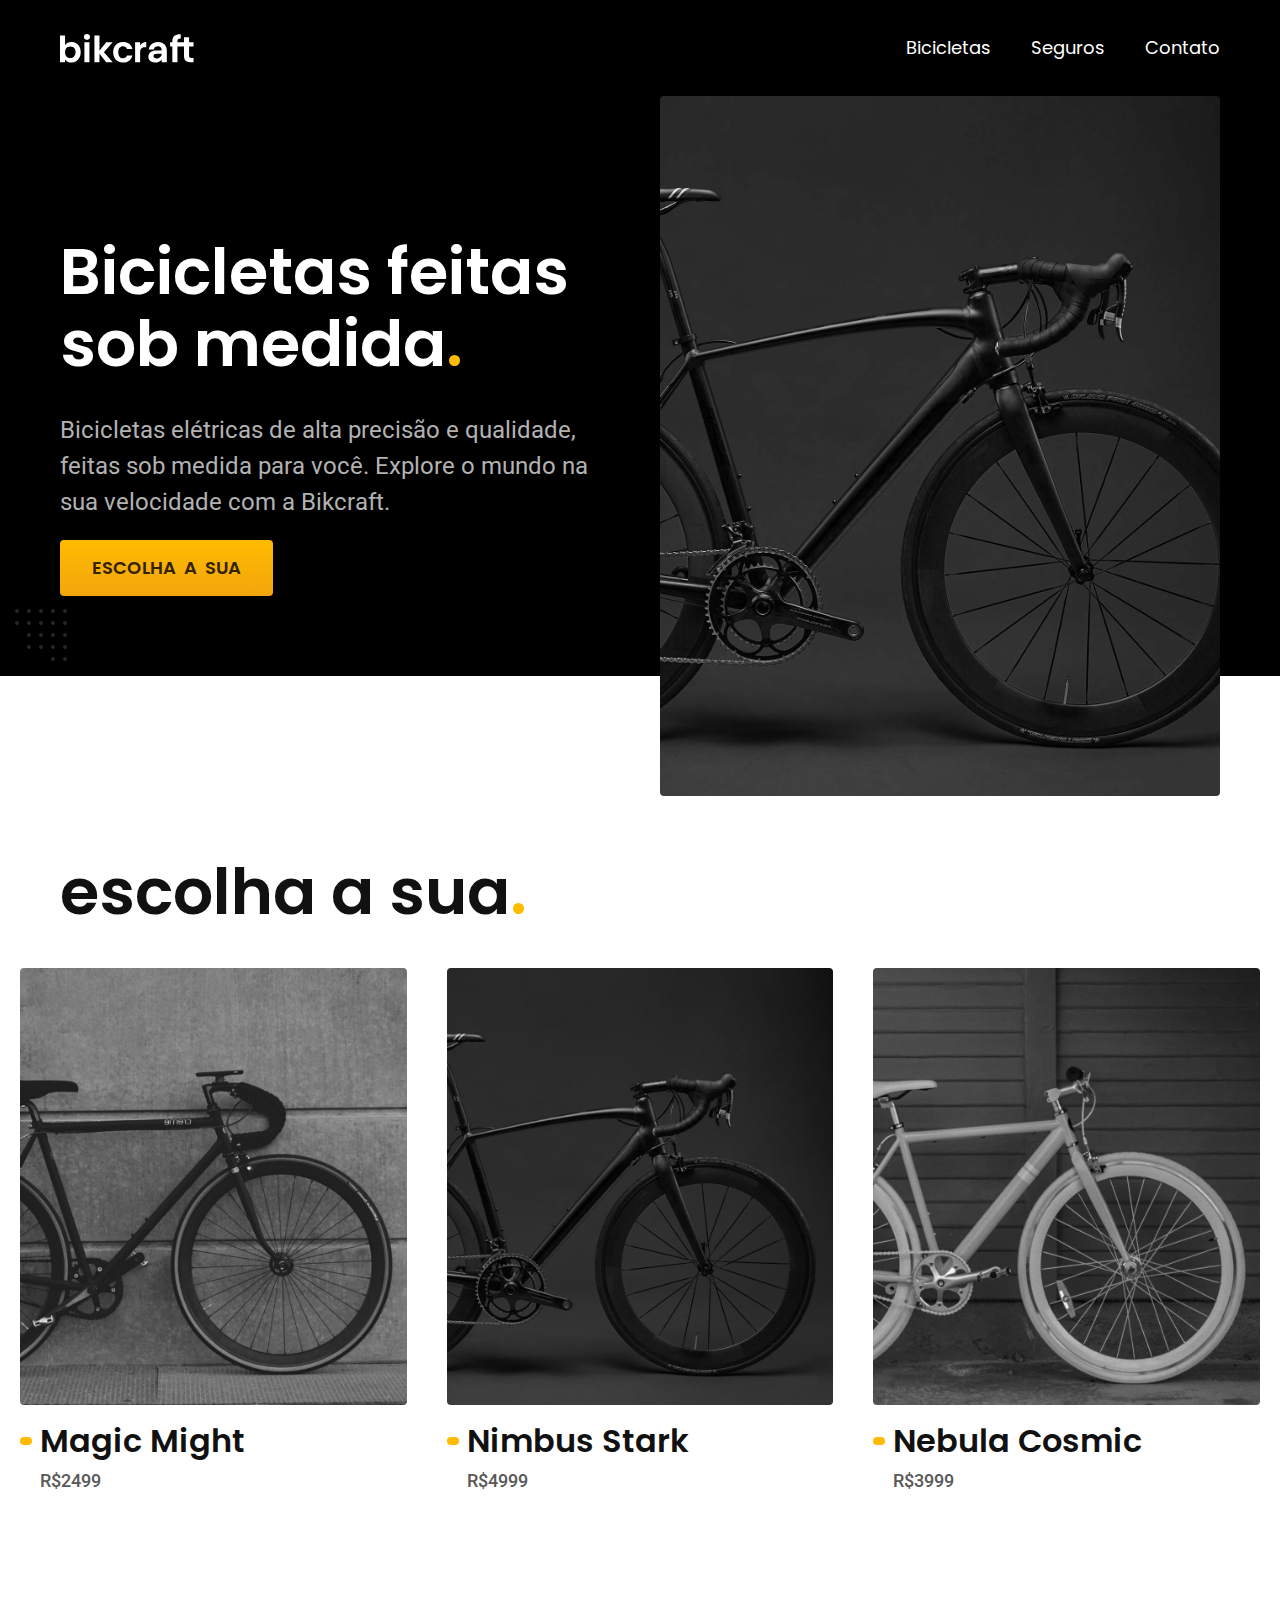
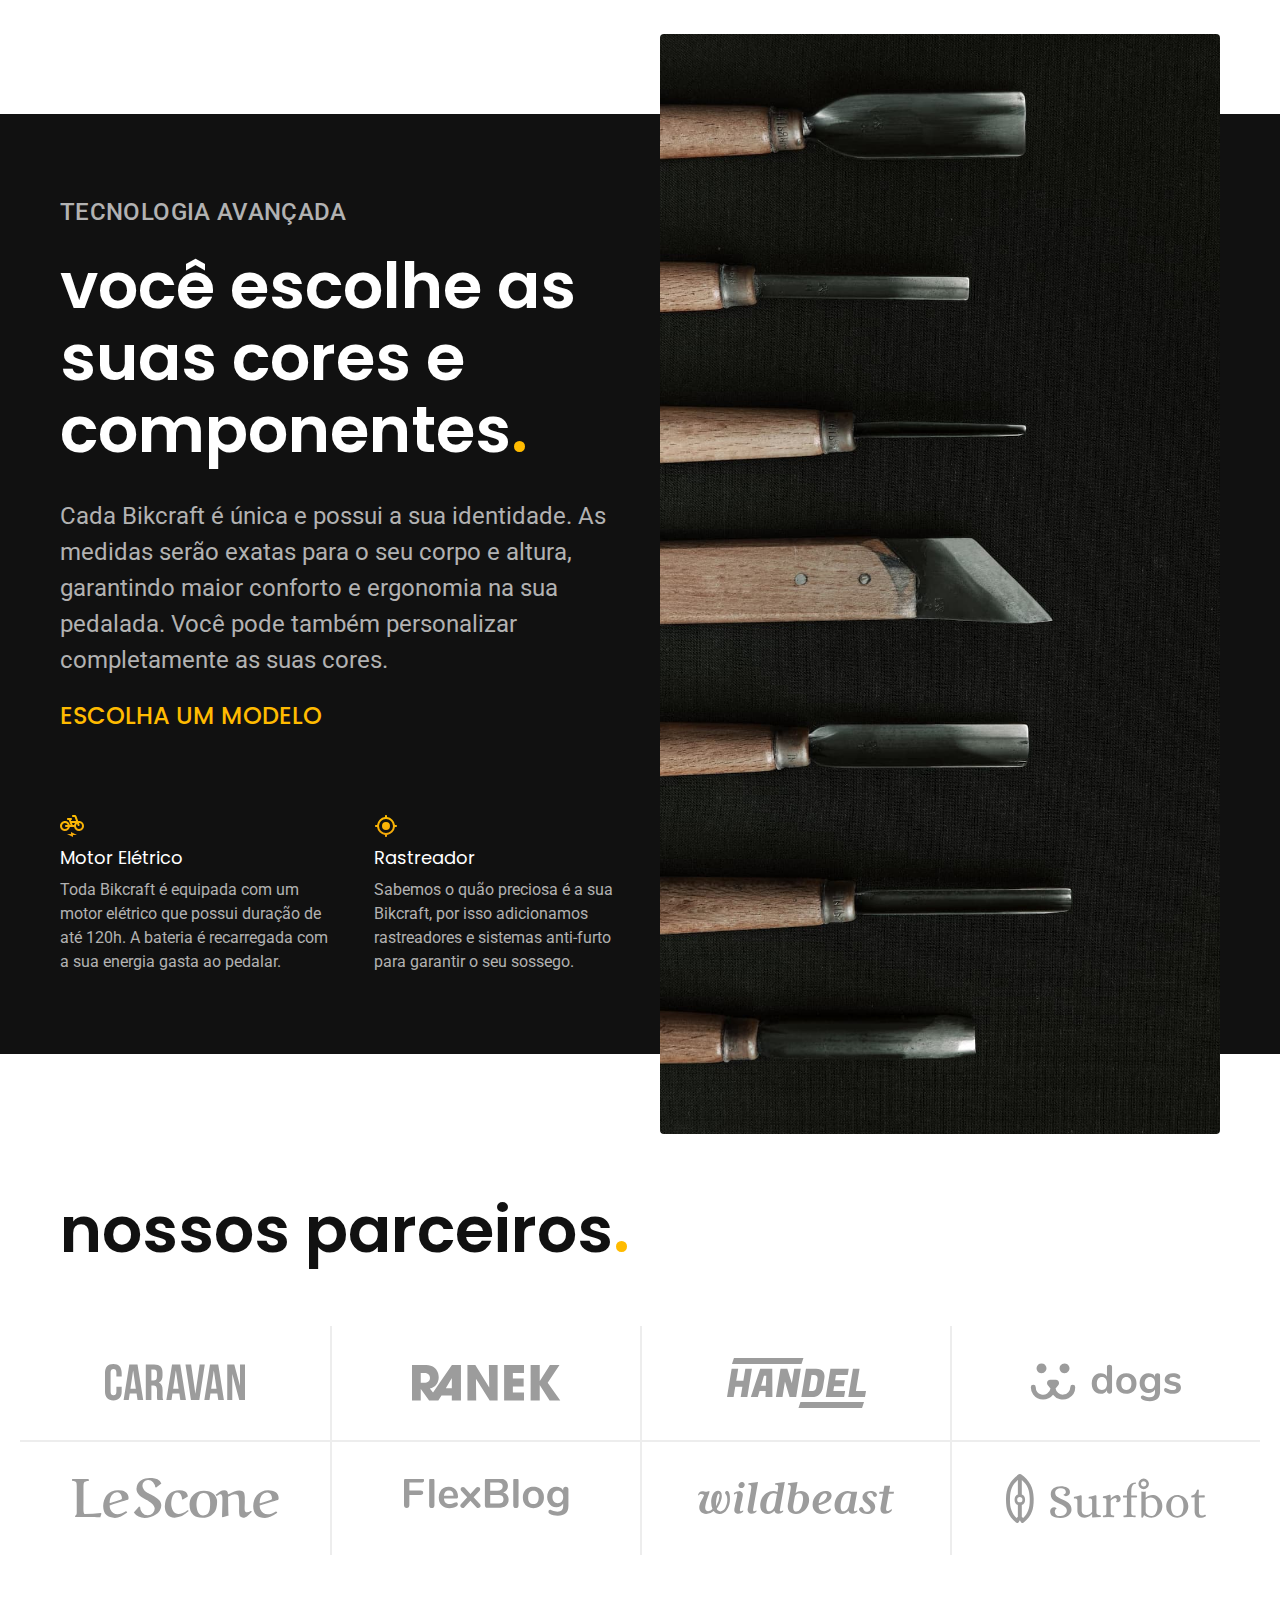
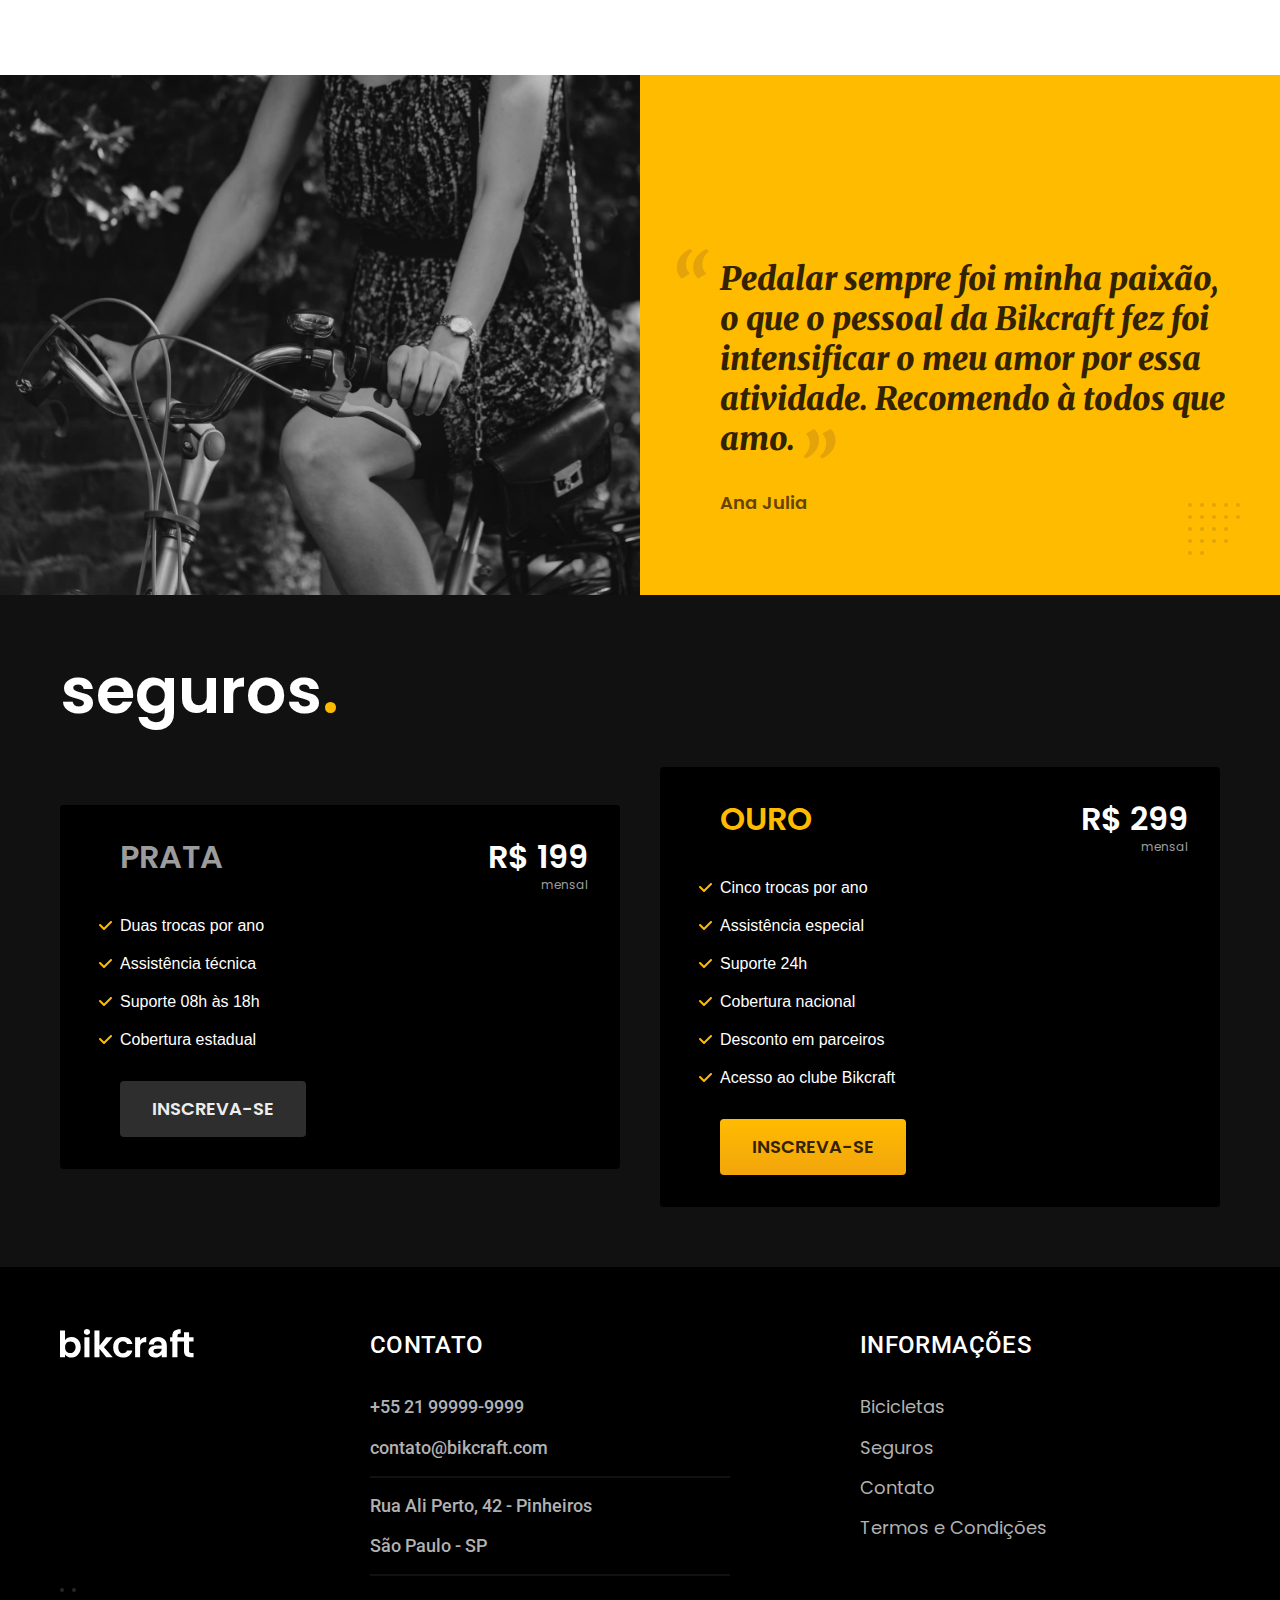
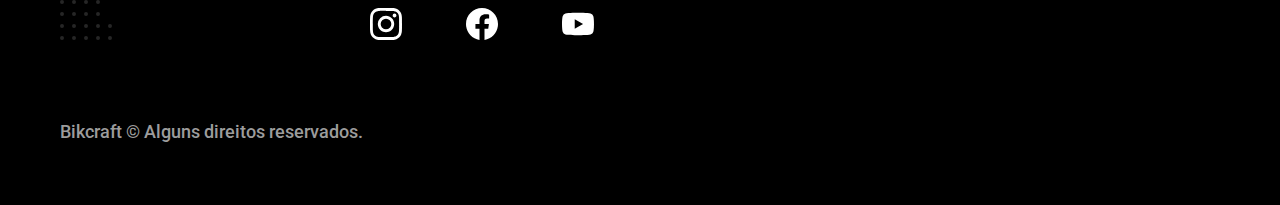
<file: index.html>
<!DOCTYPE html>
<html lang="pt-br">

<head>
  <meta charset="UTF-8">
  <meta name="viewport" content="width=device-width, initial-scale=1.0">
  <meta name="description" content="Bicicletas elétricas de alta precisão e qualidade,  feitas sob medida para o cliente. Explore o mundo na sua velocidade com a Bikcraft.">
  <link rel="icon" href="./favicon.svg" type="image/svg+xml">
  <link rel="preload" href="./css/style.min.css" as="style">
  <link rel="stylesheet" href="./css/style.min.css">
  <link rel="preconnect" href="https://fonts.googleapis.com">
  <link rel="preconnect" href="https://fonts.gstatic.com" crossorigin>
  <link href="https://fonts.googleapis.com/css2?family=Poppins:wght@400;600&family=Merriweather:ital,wght@1,900&family=Roboto:wght@400;500&display=swap" rel="stylesheet">
  <title>Bikcraft - Bicicletas Elétricas</title>
  <script> document.documentElement.classList.add("js")</script>
</head>

<body>
  <header class="header-bg">
    <div class="header container">
      <a href="./"><img src="./img/bikcraft.svg" width="136" height="32" alt="Logo Bikcraft"></a>
      <nav aria-label="primaria">
        <ul class="header-menu cor-0 font-1-m">
          <li><a href="./bicicletas.html">Bicicletas</a></li>
          <li><a href="./seguros.html">Seguros</a></li>
          <li><a href="./contato.html">Contato</a></li>
        </ul>
    </div>
    </nav>
  </header>
  <main class="introducao-bg cor-0">
    <div class="introducao container">
      <div class="introducao-conteudo">
        <h1 class="font-1-xxl fadeInDown" data-anime="200">Bicicletas feitas sob medida<span class="cor-p1">.</span></h1>
        <p class="font-2-l cor-5 fadeInDown" data-anime="400">Bicicletas elétricas de alta precisão e qualidade, feitas sob medida para você. Explore o mundo na sua velocidade com a Bikcraft.</p>
        <a class="botao fadeInDown" data-anime="600" href="./bicicletas.html">Escolha a sua</a>
      </div>
      <div>
        <img data-anime="800" class="fadeInDown" src="./img/fotos/introducao.jpg" width="1280" height="1600" alt="Bicicleta elétrica preta" type="image/svg+xml">
      </div>
    </div>
  </main>
  <article class="bicicletas-lista">
    <h2 class="font-1-xxl container">escolha a sua<span class="cor-p1">.</span></h2>
    <ul>
      <li>
        <a href="./bicicletas/magic.html">
          <img src="./img/bicicletas/magic-home.jpg" width="920" height="1040" alt="Bicicleta preta fosca">
          <h3 class="font-1-xl">Magic Might</h3>
          <span class="font-2-m cor-8">R$2499</span>
        </a>
      </li>
      <li>
        <a href="./bicicletas/nimbus.html">
          <img src="./img/bicicletas/nimbus-home.jpg" width="920" height="1040" alt="Bicicleta preta">
          <h3 class="font-1-xl">Nimbus Stark</h3>
          <span class="font-2-m cor-8">R$4999</span>
        </a>
      </li>
      <li>
        <a href="./bicicletas/nebula.html">
          <img src="./img/bicicletas/nebula-home.jpg" width="920" height="1040" alt="Bicicleta branca">
          <h3 class="font-1-xl">Nebula Cosmic</h3>
          <span class="font-2-m cor-8">R$3999</span>
        </a>
      </li>
    </ul>
  </article>
  <article class="tecnologia-bg">
    <div class="tecnologia container">
      <div class="tecnologia-conteudo">
        <span class="font-2-l-b cor-5">Tecnologia Avançada</span>
        <h2 class="font-1-xxl cor-0">você escolhe as suas cores e componentes<span class="cor-p1">.</span></h2>
        <p class="font-2-l cor-5">Cada Bikcraft é única e possui a sua identidade. As medidas serão exatas para o seu corpo e altura, garantindo maior conforto e ergonomia na sua pedalada. Você pode também personalizar completamente as suas cores.</p>
        <a class="link cor-p2" href="./bicicletas.html">Escolha um modelo</a>
        <div class="tecnologia-vantagens">
          <div>
            <img src="./img/icones/eletrica.svg" width="24" height="24" alt="">
            <h3 class="font-1-m cor-0">Motor Elétrico</h3>
            <p class="font-2-s cor-5">Toda Bikcraft é equipada com um motor elétrico que possui duração de até 120h. A bateria é recarregada com a sua energia gasta ao pedalar.</p>
          </div>
          <div>
            <img src="./img/icones/rastreador.svg" width="24" height="24" alt="">
            <h3 class="font-1-m cor-0">Rastreador</h3>
            <p class="font-2-s cor-5">Sabemos o quão preciosa é a sua Bikcraft, por isso adicionamos rastreadores e sistemas anti-furto para garantir o seu sossego.</p>
          </div>
        </div>
      </div>
      <div class="tecnologia-imagem">
        <img src="./img/fotos/tecnologia.jpg" width="1200" height="1920" alt="">
      </div>
    </div>
  </article>
  <section class="parceiros" aria-label="Nossos Parceiros">
    <h2 class="container font-1-xxl">nossos parceiros<span class="cor-p1">.</span></h2>
    <ul>
      <li><img src="./img/parceiros/caravan.svg" width="140" height="38" alt="Caravan"></li>
      <li><img src="./img/parceiros/ranek.svg" width="149" height="36" alt="Ranek"></li>
      <li><img src="./img/parceiros/handel.svg" width="139" height="50" alt="Handel"></li>
      <li><img src="./img/parceiros/dogs.svg" width="152" height="39" alt="Dogs"></li>
      <li><img src="./img/parceiros/lescone.svg" width="208" height="41" alt="Lescone"></li>
      <li><img src="./img/parceiros/flexblog.svg" width="165" height="38" alt="Flexblog"></li>
      <li><img src="./img/parceiros/wildbeast.svg" width="196" height="34" alt="Wildbeast"></li>
      <li><img src="./img/parceiros/surfbot.svg" width="200" height="49" alt="Surfbot"></li>
    </ul>
  </section>
  <section class="depoimento-bg" aria-label="Depoimento">
    <div class="depoimento">
      <div>
        <img src="./img/fotos/depoimento.jpg" width="1560" height="1360" alt="Mulher pedalando uma bicicleta Bikcraft">
      </div>
      <div class="depoimento-conteudo">
        <blockquote class="font-1-xl cor-p5">
          <p>Pedalar sempre foi minha paixão, o que o pessoal da Bikcraft fez foi intensificar o meu amor por essa atividade. Recomendo à todos que amo.</p>
        </blockquote>
        <span class="font-1-m-b cor-p4">Ana Julia</span>
      </div>
    </div>
  </section>
  <article class="seguros-bg">
    <div class="seguros container">
      <h2 class="font-1-xxl cor-0">seguros<span class="cor-p1">.</span></h2>
      <div class="seguros-item">
        <h3 class="font-1-xl cor-6">PRATA</h3>
        <span class="font-1-xl cor-0">R$ 199 <span class="font-1-xs cor-6">mensal</span></span>
        <ul class="font-2m cor-0">
          <li>Duas trocas por ano</li>
          <li>Assistência técnica</li>
          <li>Suporte 08h às 18h</li>
          <li>Cobertura estadual</li>
        </ul>
        <a class="botao secundario" href="./orcamento.html">Inscreva-se</a>
      </div>
      <div class="seguros-item">
        <h3 class="font-1-xl cor-p1">OURO</h3>
        <span class="font-1-xl cor-0">R$ 299 <span class="font-1-xs cor-6">mensal</span></span>
        <ul class="font-2m cor-0">
          <li>Cinco trocas por ano</li>
          <li>Assistência especial</li>
          <li>Suporte 24h</li>
          <li>Cobertura nacional</li>
          <li>Desconto em parceiros</li>
          <li>Acesso ao clube Bikcraft</li>
        </ul>
        <a class="botao" href="./orcamento.html">Inscreva-se</a>
      </div>
    </div>
  </article>
  <footer class="footer-bg">
    <div class="footer container">
      <img src="./img/bikcraft.svg" width="136" height="32" alt="Logo Bikcraft">
      <div class="footer-contato">
        <h3 class="font-2-l-b cor-0">Contato</h3>
        <ul class="font-2-m cor-5">
          <li><a href="tel:+5521999999999">+55 21 99999-9999</a></li>
          <li><a href="mailto:contato@bikcraft.com">contato@bikcraft.com</a></li>
          <li>Rua Ali Perto, 42 - Pinheiros</li>
          <li>São Paulo - SP</li>
        </ul>
        <div class="footer-redes">
          <a href="./"><img src="./img/redes/instagram.svg" width="32" height="32" alt="Instagram"></a>
          <a href="./"><img src="./img/redes/facebook.svg" width="32" height="32" alt="Facebook"></a>
          <a href="./"><img src="./img/redes/youtube.svg" width="32" height="32" alt="Youtube"></a>
        </div>
      </div>
      <div class="footer-informacoes">
        <h3 class="font-2-l-b cor-0">Informações</h3>
        <nav>
          <ul class="font-1-m cor-5">
            <li><a href="./bicicletas.html">Bicicletas</a></li>
            <li><a href="./seguros.html">Seguros</a></li>
            <li><a href="./contato.html">Contato</a></li>
            <li><a href="./termos.html">Termos e Condições</a></li>
          </ul>
        </nav>
      </div>
      <p class="footer-copy font-2-m cor-6">Bikcraft © Alguns direitos reservados.</p>
    </div>
  </footer>
  <script src="./js/plugins/simple-anime.js"></script>
  <script src="./js/script.js"></script>
</body>

</html>
</file>
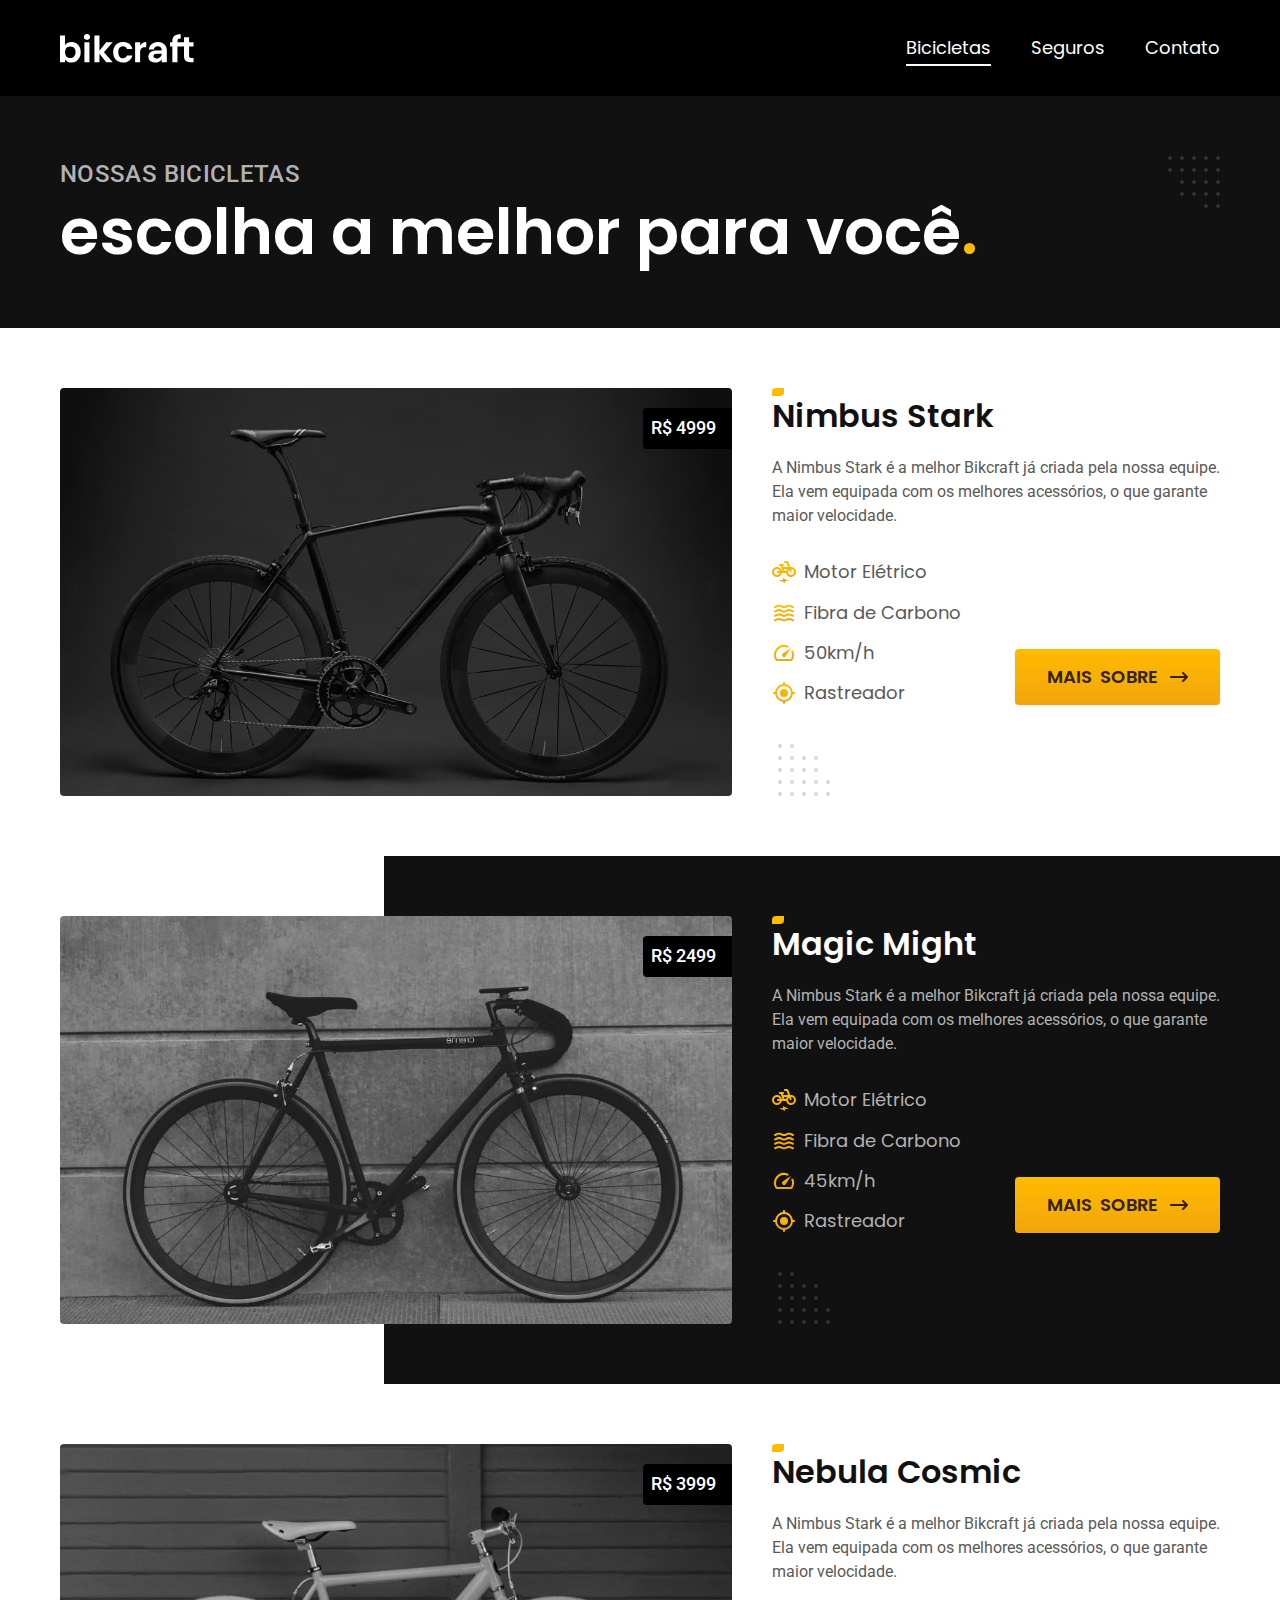
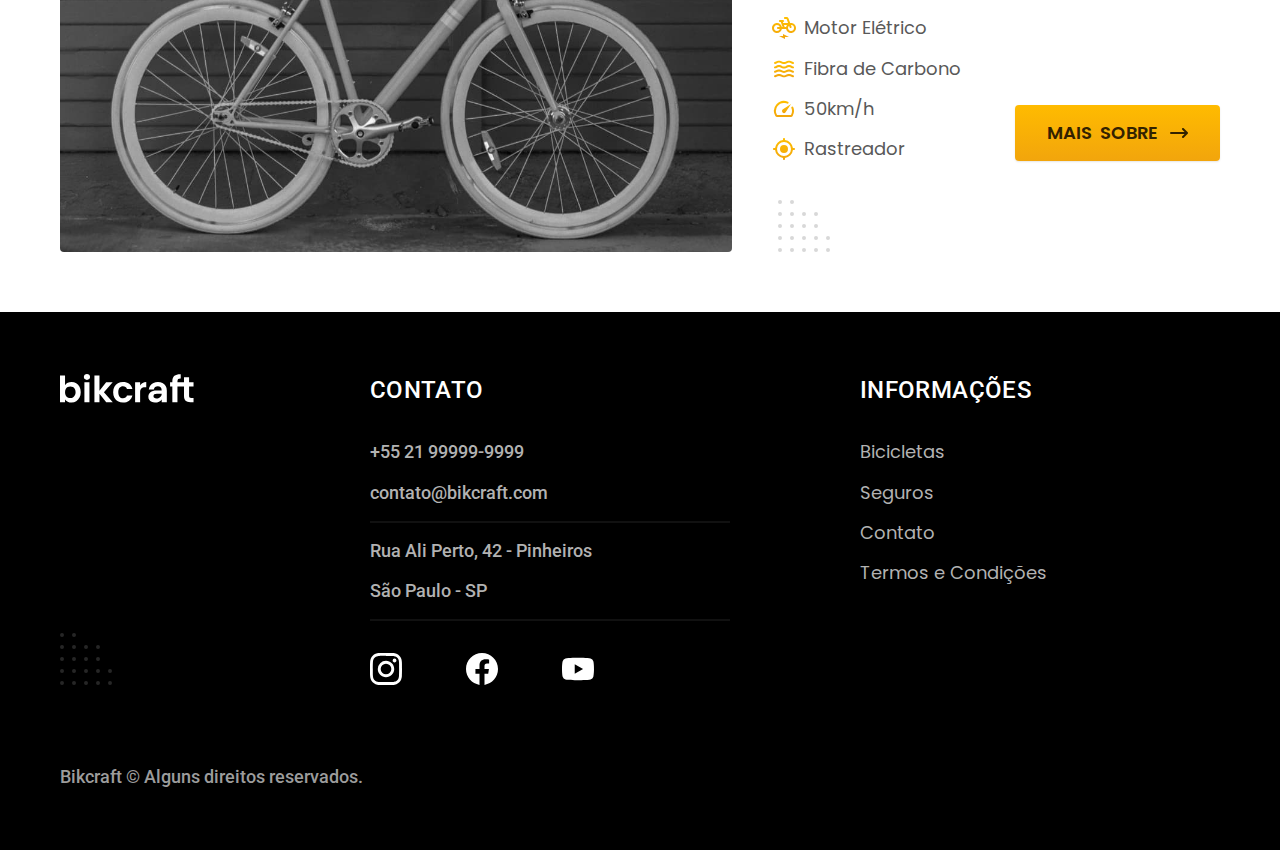
<file: bicicletas.html>
<!DOCTYPE html>
<html lang="pt-br">

<head>
  <meta charset="UTF-8">
  <meta name="viewport" content="width=device-width, initial-scale=1.0">
  <meta name="description" content="Termos e condições Bikcraft">
  <link rel="icon" href="./favicon.svg" type="image/svg+xml">
  <link rel="preload" href="./css/style.min.css" as="style">
  <link rel="stylesheet" href="./css/style.min.css">
  <link rel="preconnect" href="https://fonts.googleapis.com">
  <link rel="preconnect" href="https://fonts.gstatic.com" crossorigin>
  <link href="https://fonts.googleapis.com/css2?family=Poppins:wght@400;600&family=Merriweather:ital,wght@1,900&family=Roboto:wght@400;500&display=swap" rel="stylesheet">

  <title>Bicicletas | Bikcraft - Bicicletas Elétricas</title>
  <script> document.documentElement.classList.add("js")</script>
</head>

<body id="bicicletas">
  <header class="header-bg">
    <div class="header container">
      <a href="./"><img src="./img/bikcraft.svg" alt="Logo Bikcraft"></a>
      <nav aria-label="primaria">
        <ul class="header-menu cor-0 font-1-m">
          <li><a href="./bicicletas.html">Bicicletas</a></li>
          <li><a href="./seguros.html">Seguros</a></li>
          <li><a href="./contato.html">Contato</a></li>
        </ul>
    </div>
    </nav>
  </header>
  <main>
    <div class="titulo-bg">
      <div class="titulo container">
        <p class="font-2-l-b cor-5">NOSSAS BICICLETAS</p>
        <h1 class="font-1-xxl cor-0">escolha a melhor para você<span class="cor-p1">.</span></h1>
      </div>
    </div>
    <div class="bicicletas container">
      <div class="bicicletas-imagem">
        <img src="./img/bicicletas/nimbus.jpg" alt="Bicicleta preta Bikcraft">
        <span class="font-2-m cor-0">R$ 4999</span>
      </div>
      <div class="bicicletas-conteudo">
        <h2 class="font-1-xl">Nimbus Stark</h2>
        <p class="font-2-s cor-8">A Nimbus Stark é a melhor Bikcraft já criada pela nossa equipe. Ela vem equipada com os melhores acessórios, o que garante maior velocidade.</p>
        <ul class="font-1-m cor-8">
          <li><img src="./img/icones/eletrica.svg" alt="">Motor Elétrico</li>
          <li><img src="./img/icones/carbono.svg" alt="">Fibra de Carbono</li>
          <li><img src="./img/icones/velocidade.svg" alt="">50km/h</li>
          <li><img src="./img/icones/rastreador.svg" alt="">Rastreador</li>
        </ul>
        <a class="botao seta" href="./bicicletas/nimbus.html">Mais Sobre</a>
      </div>
    </div>
    <div class="bicicletas-bg">
      <div class="bicicletas container">
        <div class="bicicletas-imagem">
          <img src="./img/bicicletas/magic.jpg" alt="Bicicleta preta fosca Bikcraft">
          <span class="font-2-m cor-0">R$ 2499</span>
        </div>
        <div class="bicicletas-conteudo">
          <h2 class="font-1-xl cor-0">Magic Might</h2>
          <p class="font-2-s cor-5">A Nimbus Stark é a melhor Bikcraft já criada pela nossa equipe. Ela vem equipada com os melhores acessórios, o que garante maior velocidade.</p>
          <ul class="font-1-m cor-5">
            <li><img src="./img/icones/eletrica.svg" alt="">Motor Elétrico</li>
            <li><img src="./img/icones/carbono.svg" alt="">Fibra de Carbono</li>
            <li><img src="./img/icones/velocidade.svg" alt="">45km/h</li>
            <li><img src="./img/icones/rastreador.svg" alt="">Rastreador</li>
          </ul>
          <a class="botao seta" href="./bicicletas/magic.html">Mais Sobre</a>
        </div>
      </div>
    </div>
    <div class="bicicletas container">
      <div class="bicicletas-imagem">
        <img src="./img/bicicletas/nebula.jpg" alt="Bicicleta branca Bikcraft">
        <span class="font-2-m cor-0">R$ 3999</span>
      </div>
      <div class="bicicletas-conteudo">
        <h2 class="font-1-xl">Nebula Cosmic</h2>
        <p class="font-2-s cor-8">A Nimbus Stark é a melhor Bikcraft já criada pela nossa equipe. Ela vem equipada com os melhores acessórios, o que garante maior velocidade.</p>
        <ul class="font-1-m cor-8">
          <li><img src="./img/icones/eletrica.svg" alt="">Motor Elétrico</li>
          <li><img src="./img/icones/carbono.svg" alt="">Fibra de Carbono</li>
          <li><img src="./img/icones/velocidade.svg" alt="">50km/h</li>
          <li><img src="./img/icones/rastreador.svg" alt="">Rastreador</li>
        </ul>
        <a class="botao seta" href="./bicicletas/nebula.html">Mais Sobre</a>
      </div>
    </div>
  </main>

  <footer class="footer-bg">
    <div class="footer container">
      <img src="./img/bikcraft.svg" alt="Logo Bikcraft">
      <div class="footer-contato">
        <h3 class="font-2-l-b cor-0">Contato</h3>
        <ul class="font-2-m cor-5">
          <li><a href="tel:+5521999999999">+55 21 99999-9999</a></li>
          <li><a href="mailto:contato@bikcraft.com">contato@bikcraft.com</a></li>
          <li>Rua Ali Perto, 42 - Pinheiros</li>
          <li>São Paulo - SP</li>
        </ul>
        <div class="footer-redes">
          <a href="./"><img src="./img/redes/instagram.svg" alt="Instagram"></a>
          <a href="./"><img src="./img/redes/facebook.svg" alt="Facebook"></a>
          <a href="./"><img src="./img/redes/youtube.svg" alt="Youtube"></a>
        </div>
      </div>
      <div class="footer-informacoes">
        <h3 class="font-2-l-b cor-0">Informações</h3>
        <nav>
          <ul class="font-1-m cor-5">
            <li><a href="./bicicletas.html">Bicicletas</a></li>
            <li><a href="./seguros.html">Seguros</a></li>
            <li><a href="./contato.html">Contato</a></li>
            <li><a href="./termos.html">Termos e Condições</a></li>
          </ul>
        </nav>
      </div>
      <p class="footer-copy font-2-m cor-6">Bikcraft © Alguns direitos reservados.</p>
    </div>
  </footer>
  <script src="./js/script.js"></script>
</body>

</html>
</file>
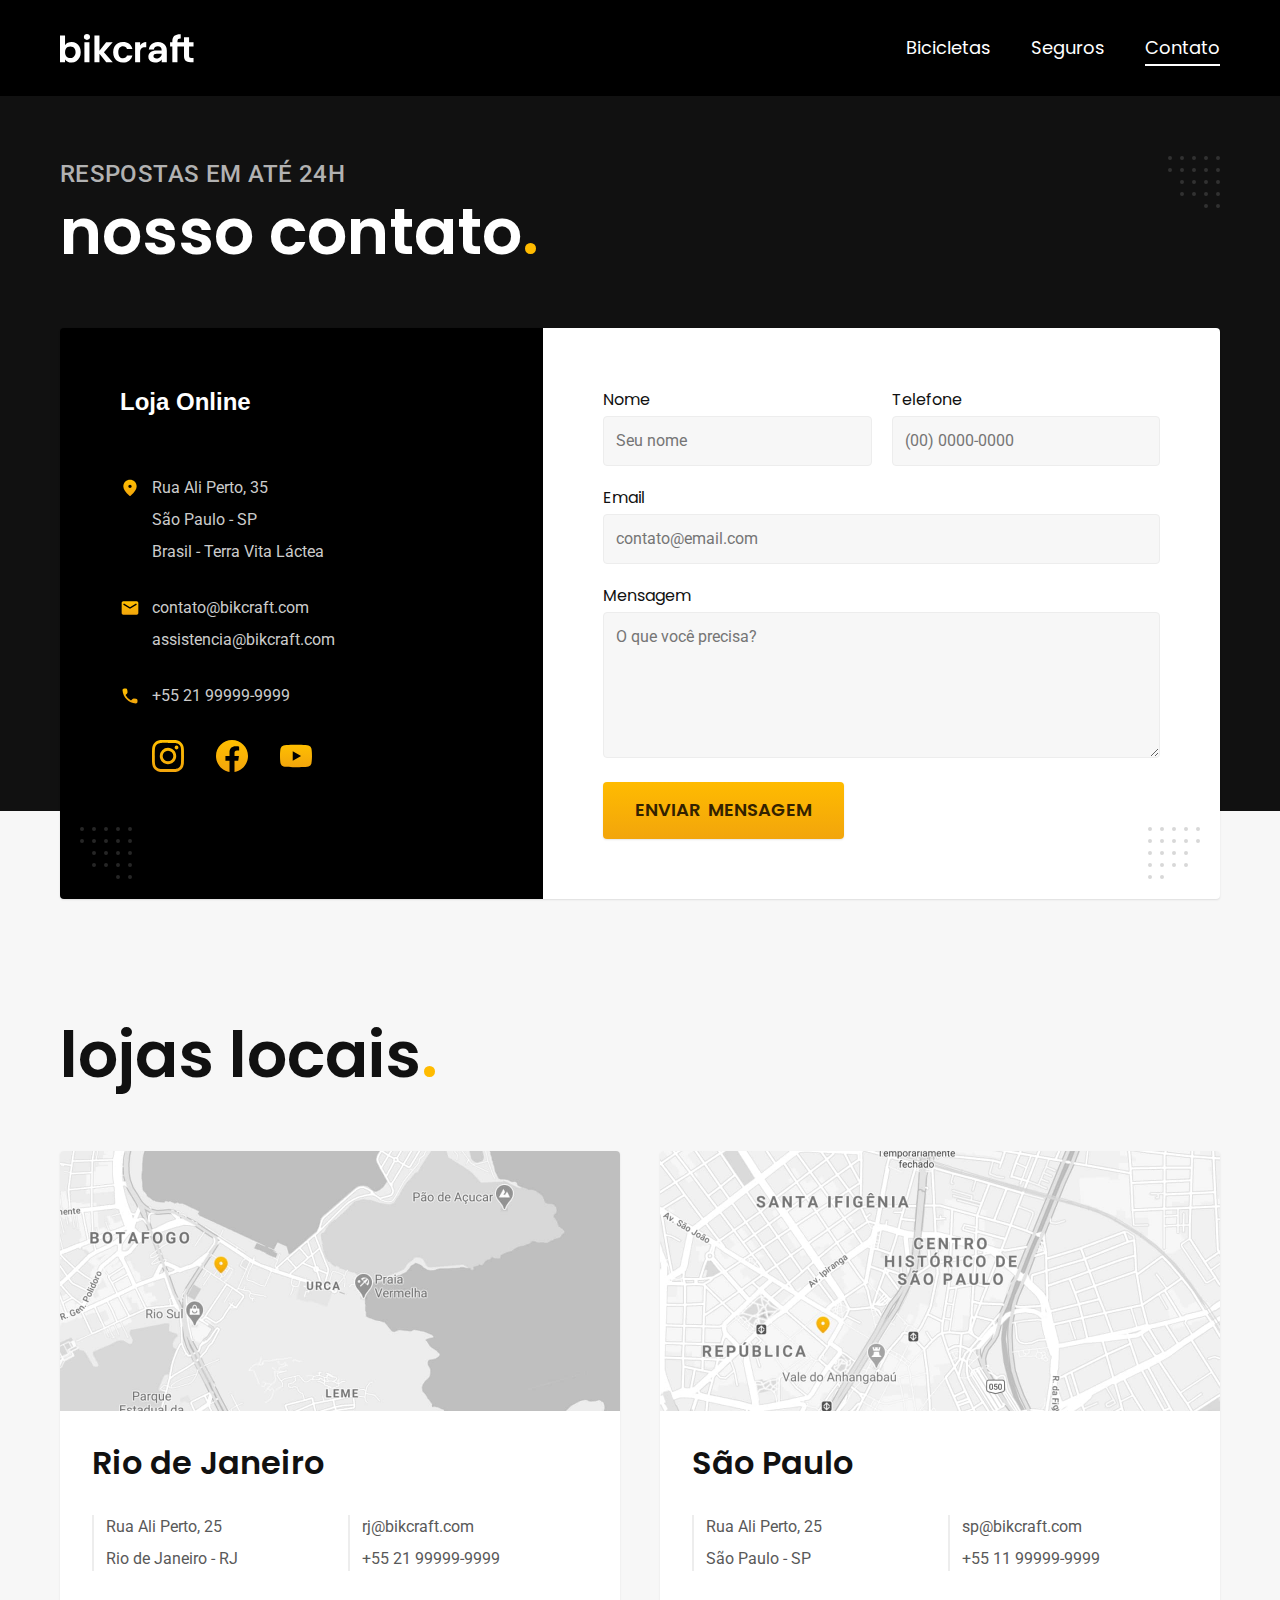
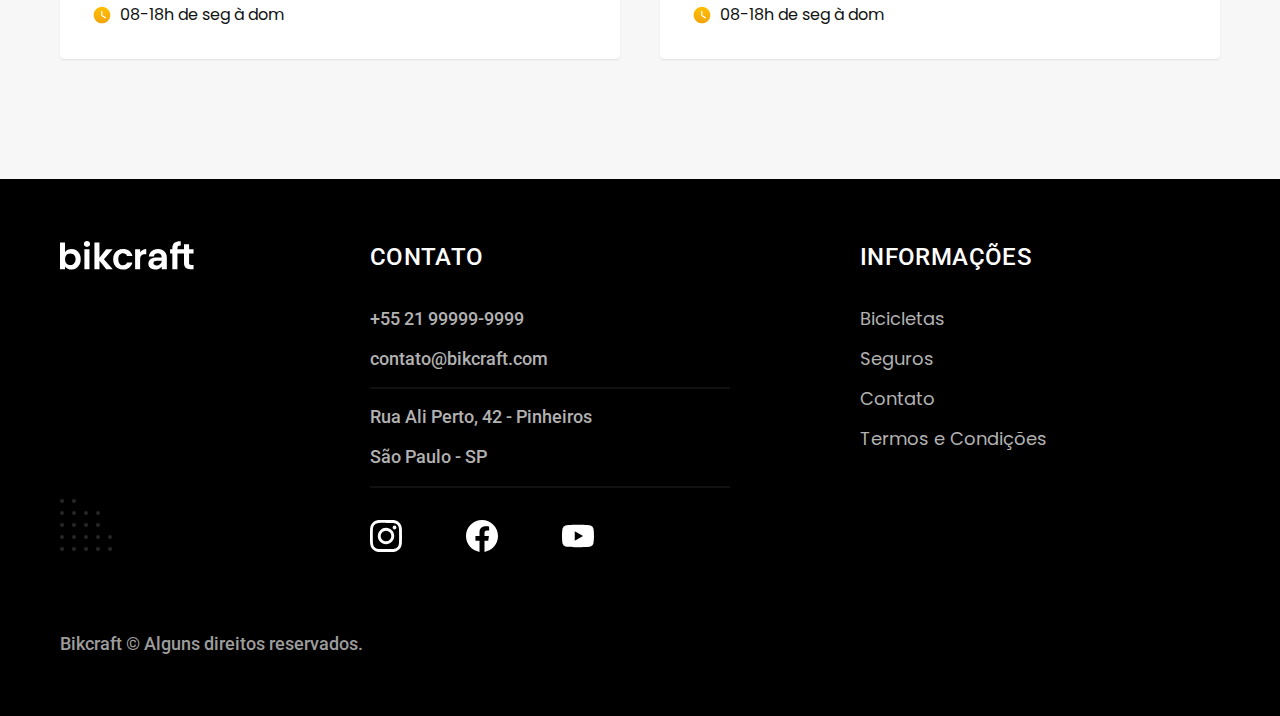
<file: contato.html>
<!DOCTYPE html>
<html lang="pt-br">

<head>
  <meta charset="UTF-8">
  <meta name="viewport" content="width=device-width, initial-scale=1.0">
  <meta name="description" content="Termos e condições Bikcraft">
  <link rel="icon" href="./favicon.svg" type="image/svg+xml">
  <link rel="stylesheet" href="./css/style.min.css">
  <link rel="preconnect" href="https://fonts.googleapis.com">
  <link rel="preconnect" href="https://fonts.gstatic.com" crossorigin>
  <link href="https://fonts.googleapis.com/css2?family=Poppins:wght@400;600&family=Merriweather:ital,wght@1,900&family=Roboto:wght@400;500&display=swap" rel="stylesheet">

  <title>Contato | Bikcraft - Bicicletas Elétricas</title>
  <script> document.documentElement.classList.add("js")</script>
</head>

<body id="contato">
  <header class="header-bg">
    <div class="header container">
      <a href="./"><img src="./img/bikcraft.svg" alt="Logo Bikcraft"></a>
      <nav aria-label="primaria">
        <ul class="header-menu cor-0 font-1-m">
          <li><a href="./bicicletas.html">Bicicletas</a></li>
          <li><a href="./seguros.html">Seguros</a></li>
          <li><a href="./contato.html">Contato</a></li>
        </ul>
    </div>
    </nav>
  </header>
  <main>
    <div class="titulo-bg">
      <div class="titulo container">
        <p class="font-2-l-b cor-5">Respostas em até 24h</p>
        <h1 class="font-1-xxl cor-0">nosso contato<span class="cor-p1">.</span></h1>
      </div>
    </div>
    <div class="contato container">
      <section class="contato-dados" aria-label="Endereço">
        <h2 class="font1-m cor-0">Loja Online</h2>
        <div class="contato-endereco font-2-s cor-4">
          <p>Rua Ali Perto, 35</p>
          <p>São Paulo - SP</p>
          <p>Brasil - Terra Vita Láctea</p>
        </div>
        <address class="contato-meios font-2-s cor-4">
          <a href="mailto:contato@bikecraft.com">contato@bikcraft.com</a>
          <a href="mailto:assistencia@bikcraft.com">assistencia@bikcraft.com</a>
          <a href="tel:+5521999999999">+55 21 99999-9999</a>
        </address>
        <div class="contato-redes">
          <a href="./"><img src="./img/redes/instagram-p.svg" alt="Instagram"></a>
          <a href="./"><img src="./img/redes/facebook-p.svg" alt="Facebook"></a>
          <a href="./"><img src="./img/redes/youtube-p.svg" alt="Youtube"></a>
        </div>
      </section>
      <section class="contato-formulario" aria-label="Formulário">
        <form class="form" action="./contato.html">
          <div>
            <label for="nome">Nome</label>
            <input type="text" id="nome" name="nome" placeholder="Seu nome">
          </div>
          <div>
            <label for="telefone">Telefone</label>
            <input type="tel" id="telefone" name="telefone" placeholder="(00) 0000-0000">
          </div>
          <div class="col-2">
            <label for="email">Email</label>
            <input type="email" id="email" name="email" placeholder="contato@email.com">
          </div>
          <div class="col-2">
            <label for="mensagem">Mensagem</label>
            <textarea rows="5" name="mensagem" id="mensagem" placeholder="O que você precisa?"></textarea>
          </div>
          <button class="botao col-2">Enviar Mensagem</button>
        </form>
      </section>
    </div>
  </main>
  <article class="lojas container">
    <h2 class=" font-1-xxl ">lojas locais<span class="cor-p1">.</span></h2>
    <div class="lojas-item">
      <img src="./img/lojas/rj.jpg" alt="mapa marcando o endereço em Rua Ali Perto, 25 - Rio de Janeiro - RJ">
      <div class="lojas-conteudo">
        <h3 class="font-1-xl">Rio de Janeiro</h3>
        <div class="lojas-dados font-2-s cor-8">
          <p>Rua Ali Perto, 25</p>
          <p>Rio de Janeiro - RJ</p>
        </div>
        <div class="lojas-dados font-2-s cor-8">
          <a href="mailto:rj@bikcraft.com">rj@bikcraft.com</a>
          <a href="tel:+5521999999999">+55 21 99999-9999</a>
        </div>
        <p class="lojas-tempo font-1-s"><img src="./img/icones/horario.svg" alt="">08-18h de seg à dom</p>
      </div>
    </div>
    <div class="lojas-item">
      <img src="./img/lojas/sp.jpg" alt="mapa marcando o endereço em Rua Ali Perto, 25 - São Paulo - SP">
      <div class="lojas-conteudo">
        <h3 class="font-1-xl">São Paulo</h3>
        <div class="lojas-dados font-2-s cor-8">
          <p>Rua Ali Perto, 25</p>
          <p>São Paulo - SP</p>
        </div>
        <div class="lojas-dados font-2-s cor-8">
          <a href="mailto:sp@bikcraft.com">sp@bikcraft.com</a>
          <a href="tel:+5511999999999">+55 11 99999-9999</a>
        </div>
        <p class="lojas-tempo font-1-s"><img src="./img/icones/horario.svg" alt="">08-18h de seg à dom</p>
      </div>
    </div>
  </article>

  <footer class="footer-bg">
    <div class="footer container">
      <img src="./img/bikcraft.svg" alt="Logo Bikcraft">
      <div class="footer-contato">
        <h3 class="font-2-l-b cor-0">Contato</h3>
        <ul class="font-2-m cor-5">
          <li><a href="tel:+5521999999999">+55 21 99999-9999</a></li>
          <li><a href="mailto:contato@bikcraft.com">contato@bikcraft.com</a></li>
          <li>Rua Ali Perto, 42 - Pinheiros</li>
          <li>São Paulo - SP</li>
        </ul>
        <div class="footer-redes">
          <a href="./"><img src="./img/redes/instagram.svg" alt="Instagram"></a>
          <a href="./"><img src="./img/redes/facebook.svg" alt="Facebook"></a>
          <a href="./"><img src="./img/redes/youtube.svg" alt="Youtube"></a>
        </div>
      </div>
      <div class="footer-informacoes">
        <h3 class="font-2-l-b cor-0">Informações</h3>
        <nav>
          <ul class="font-1-m cor-5">
            <li><a href="./bicicletas.html">Bicicletas</a></li>
            <li><a href="./seguros.html">Seguros</a></li>
            <li><a href="./contato.html">Contato</a></li>
            <li><a href="./termos.html">Termos e Condições</a></li>
          </ul>
        </nav>
      </div>
      <p class="footer-copy font-2-m cor-6">Bikcraft © Alguns direitos reservados.</p>
    </div>
  </footer>
  <script src="./js/script.js"></script>
</body>

</html>
</file>
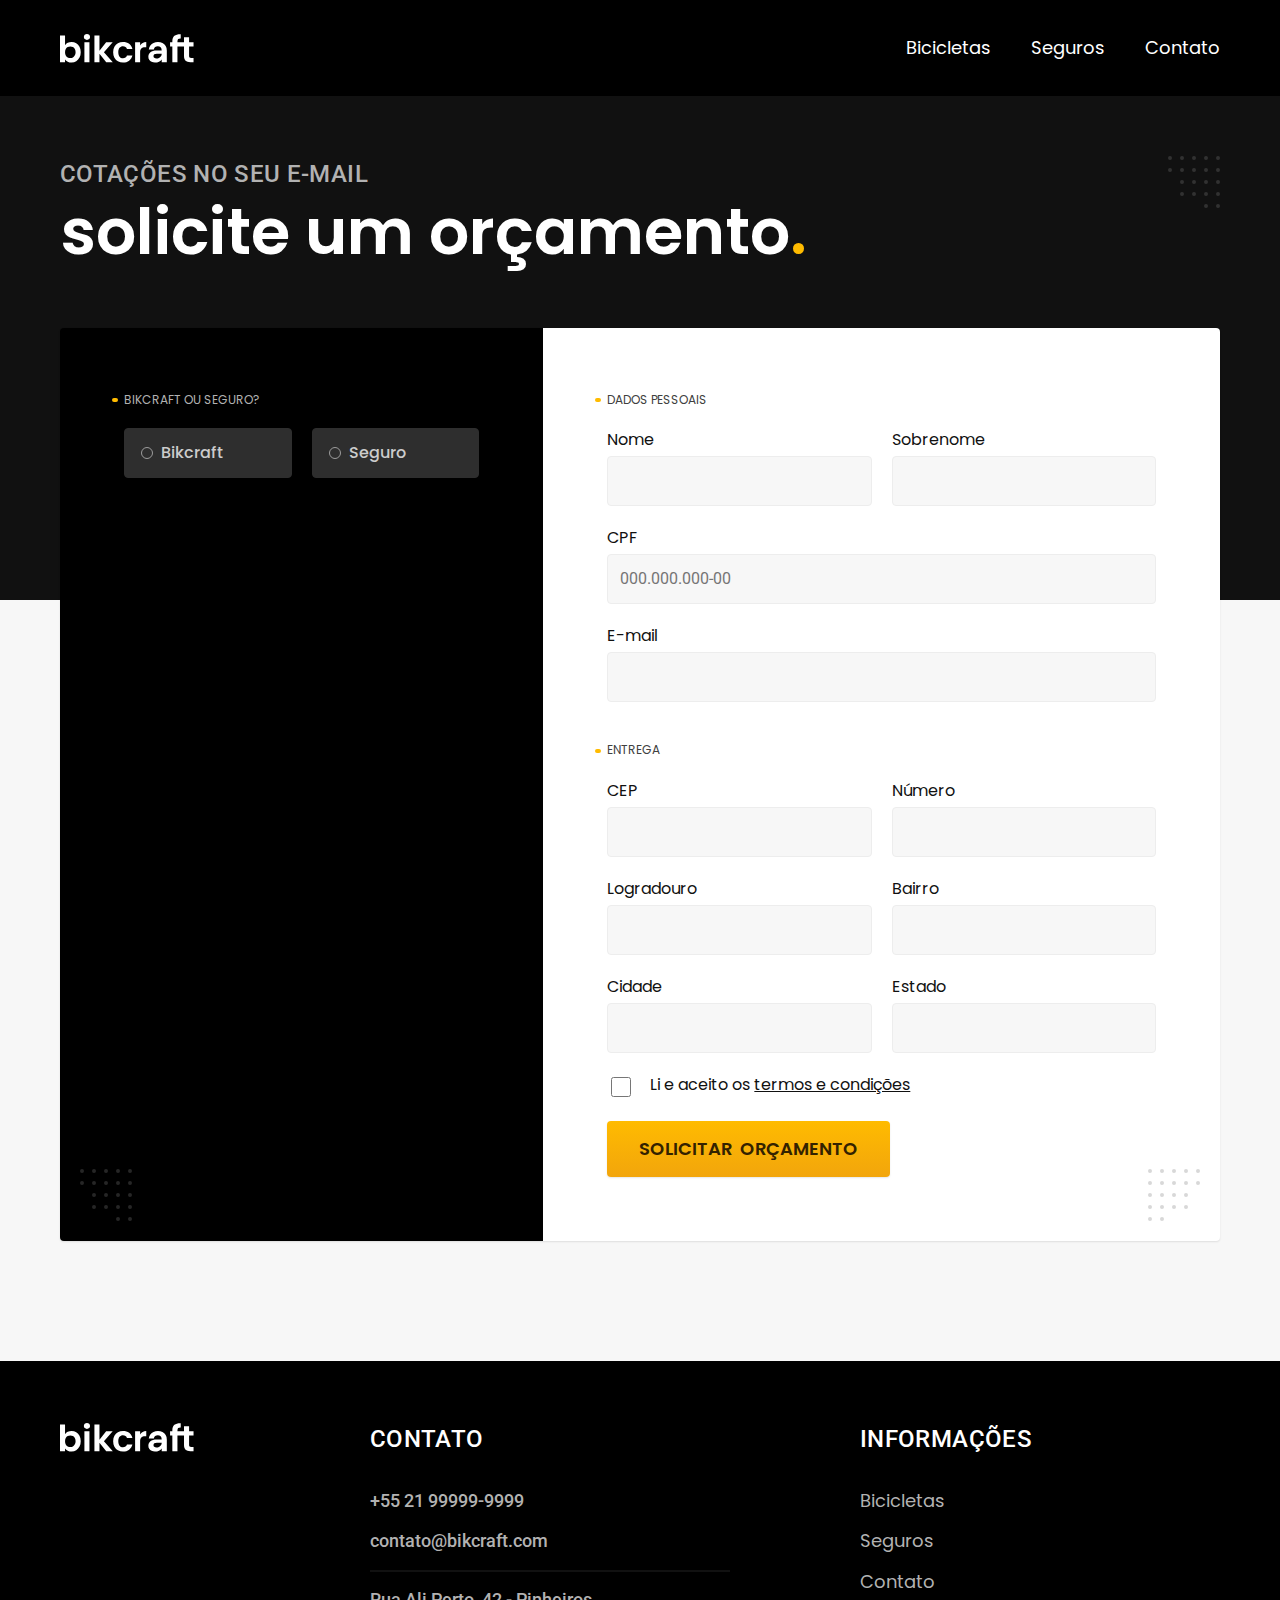
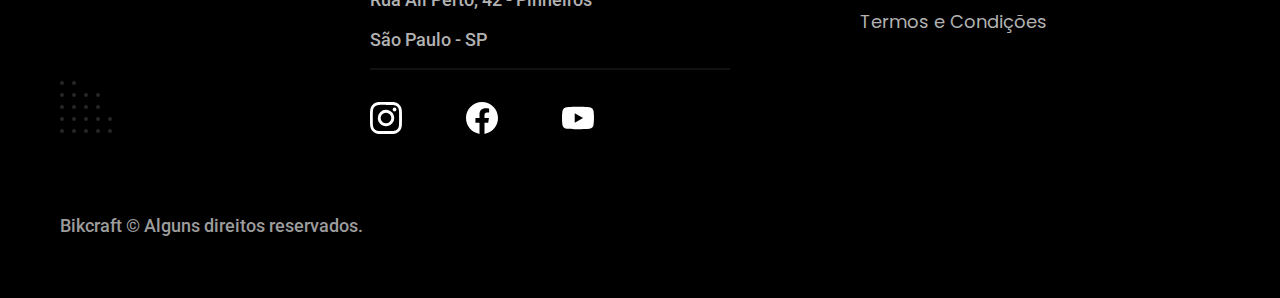
<file: orcamento.html>
<!DOCTYPE html>
<html lang="pt-br">

<head>
  <meta charset="UTF-8">
  <meta name="viewport" content="width=device-width, initial-scale=1.0">
  <meta name="description" content="Termos e condições Bikcraft">
  <link rel="icon" href="./favicon.svg" type="image/svg+xml">
  <link rel="preload" href="./css/style.min.css" as="style">
  <link rel="stylesheet" href="./css/style.min.css">
  <link rel="preconnect" href="https://fonts.googleapis.com">
  <link rel="preconnect" href="https://fonts.gstatic.com" crossorigin>
  <link href="https://fonts.googleapis.com/css2?family=Poppins:wght@400;600&family=Merriweather:ital,wght@1,900&family=Roboto:wght@400;500&display=swap" rel="stylesheet">

  <title>Orçamento | Bikcraft - Bicicletas Elétricas</title>
  <script> document.documentElement.classList.add("js")</script>
</head>

<body id="orcamento">
  <header class="header-bg">
    <div class="header container">
      <a href="./"><img src="./img/bikcraft.svg" alt="Logo Bikcraft"></a>
      <nav aria-label="primaria">
        <ul class="header-menu cor-0 font-1-m">
          <li><a href="./bicicletas.html">Bicicletas</a></li>
          <li><a href="./seguros.html">Seguros</a></li>
          <li><a href="./contato.html">Contato</a></li>
        </ul>
    </div>
    </nav>
  </header>
  <main>
    <div class="titulo-bg">
      <div class="titulo container">
        <p class="font-2-l-b cor-5">Cotações no seu e-mail</p>
        <h1 class="font-1-xxl cor-0">solicite um orçamento<span class="cor-p1">.</span></h1>
      </div>
    </div>
    <form class="orcamento container" action="./">
      <div class="orcamento-produto">
        <h2 class="font-1-xs cor-5">Bikcraft ou Seguro?</h2>

        <input type="radio" name="tipo" value="bikcraft" id="bikcraft">
        <label for="bikcraft">Bikcraft</label>

        <input type="radio" name="tipo" value="seguro" id="seguro">
        <label for="seguro">Seguro</label>

        <div class="orcamento-conteudo" id="orcamento-bikcraft">
          <h2 class="font-1-xs cor-5">Escolha a sua</h2>
          <input type="radio" name="produto" value="nimbus" id="nimbus">
          <label for="nimbus">Nimbus Stark <span>R$ 4999</span></label>
          <div class="orcamento-detalhes">
            <ul class="font-1-xs cor-8">
              <li><img src="./img/icones/eletrica.svg" alt="">Motor Elétrico</li>
              <li><img src="./img/icones/carbono.svg" alt="">Fibra de Carbono</li>
              <li><img src="./img/icones/velocidade.svg" alt="">50 km/h</li>
              <li><img src="./img/icones/rastreador.svg" alt="">Rastreador</li>
            </ul>
            <img src="./img/bicicletas/nimbus.jpg" alt="Bicicleta preta">
          </div>

          <input type="radio" name="produto" value="magic" id="magic">
          <label for="magic">Magic Might <span>R$ 2499</span></label>
          <div class="orcamento-detalhes">
            <ul class="font-1-xs cor-8">
              <li><img src="./img/icones/eletrica.svg" alt="">Motor Elétrico</li>
              <li><img src="./img/icones/carbono.svg" alt="">Fibra de Carbono</li>
              <li><img src="./img/icones/velocidade.svg" alt="">45 km/h</li>
              <li><img src="./img/icones/rastreador.svg" alt="">Rastreador</li>
            </ul>
            <img src="./img/bicicletas/magic.jpg" alt="Bicicleta preta fosca">
          </div>

          <input type="radio" name="produto" value="nebula" id="nebula">
          <label for="nebula">Nebula Cosmic <span>R$ 3999</span></label>
          <div class="orcamento-detalhes">
            <ul class="font-1-xs cor-8">
              <li><img src="./img/icones/eletrica.svg" alt="">Motor Elétrico</li>
              <li><img src="./img/icones/carbono.svg" alt="">Fibra de Carbono</li>
              <li><img src="./img/icones/velocidade.svg" alt="">40 km/h</li>
              <li><img src="./img/icones/rastreador.svg" alt="">Rastreador</li>
            </ul>
            <img src="./img/bicicletas/nebula.jpg" alt="Bicicleta branca">
          </div>

        </div>

        <div class="orcamento-conteudo" id="orcamento-seguro">
          <h2 class="font-1-xs cor-5">Escolha o plano</h2>
          <input type="radio" name="produto" value="prata" id="prata">
          <label for="prata">Prata <span>R$ 299</span></label>
          <input type="radio" name="produto" value="ouro" id="ouro">
          <label for="ouro">Ouro <span>R$ 199</span></label>
        </div>
      </div>
      <div class="orcamento-dados form">
        <h2 class="font-1-xs cor-9 col-2">Dados Pessoais</h2>
        <div>
          <label for="nome">Nome</label>
          <input type="text" id="nome" name="nome">
        </div>
        <div>
          <label for="sobrenome">Sobrenome</label>
          <input type="text" id="sobrenome" name="sobrenome">
        </div>
        <div class="col-2">
          <label for="cpf">CPF</label>
          <input type="text" id="cpf" name="cpf" placeholder="000.000.000-00">
        </div>
        <div class="col-2">
          <label for="email">E-mail</label>
          <input type="email" id="email" name="email">
        </div>
        <h2 class="font-1-xs cor-9 col-2">Entrega</h2>
        <div>
          <label for="cep">CEP</label>
          <input type="text" id="cep" name="cep">
        </div>
        <div>
          <label for="numero">Número</label>
          <input type="text" id="numero" name="numero">
        </div>
        <div>
          <label for="logradouro">Logradouro</label>
          <input type="text" id="logradouro" name="logradouro">
        </div>
        <div>
          <label for="bairro">Bairro</label>
          <input type="text" id="bairro" name="bairro">
        </div>
        <div>
          <label for="cidade">Cidade</label>
          <input type="text" id="cidade" name="cidade">
        </div>
        <div>
          <label for="estado">Estado</label>
          <input type="text" id="estado" name="estado">
        </div>
        <div class="orcamento-termos col-2">
          <input type="checkbox" id="termos" name="termos" required>
          <label for="termos">Li e aceito os <a href="./termos.html">termos e condições</a></label>
        </div>
        <button class="botao col-2">Solicitar Orçamento</button>
      </div>
    </form>
  </main>
  <footer class="footer-bg">
    <div class="footer container">
      <img src="./img/bikcraft.svg" alt="Logo Bikcraft">
      <div class="footer-contato">
        <h3 class="font-2-l-b cor-0">Contato</h3>
        <ul class="font-2-m cor-5">
          <li><a href="tel:+5521999999999">+55 21 99999-9999</a></li>
          <li><a href="mailto:contato@bikcraft.com">contato@bikcraft.com</a></li>
          <li>Rua Ali Perto, 42 - Pinheiros</li>
          <li>São Paulo - SP</li>
        </ul>
        <div class="footer-redes">
          <a href="./"><img src="./img/redes/instagram.svg" alt="Instagram"></a>
          <a href="./"><img src="./img/redes/facebook.svg" alt="Facebook"></a>
          <a href="./"><img src="./img/redes/youtube.svg" alt="Youtube"></a>
        </div>
      </div>
      <div class="footer-informacoes">
        <h3 class="font-2-l-b cor-0">Informações</h3>
        <nav>
          <ul class="font-1-m cor-5">
            <li><a href="./bicicletas.html">Bicicletas</a></li>
            <li><a href="./seguros.html">Seguros</a></li>
            <li><a href="./contato.html">Contato</a></li>
            <li><a href="./termos.html">Termos e Condições</a></li>
          </ul>
        </nav>
      </div>
      <p class="footer-copy font-2-m cor-6">Bikcraft © Alguns direitos reservados.</p>
    </div>
  </footer>
  <script src="./js/script.js"></script>
</body>

</html>
</file>
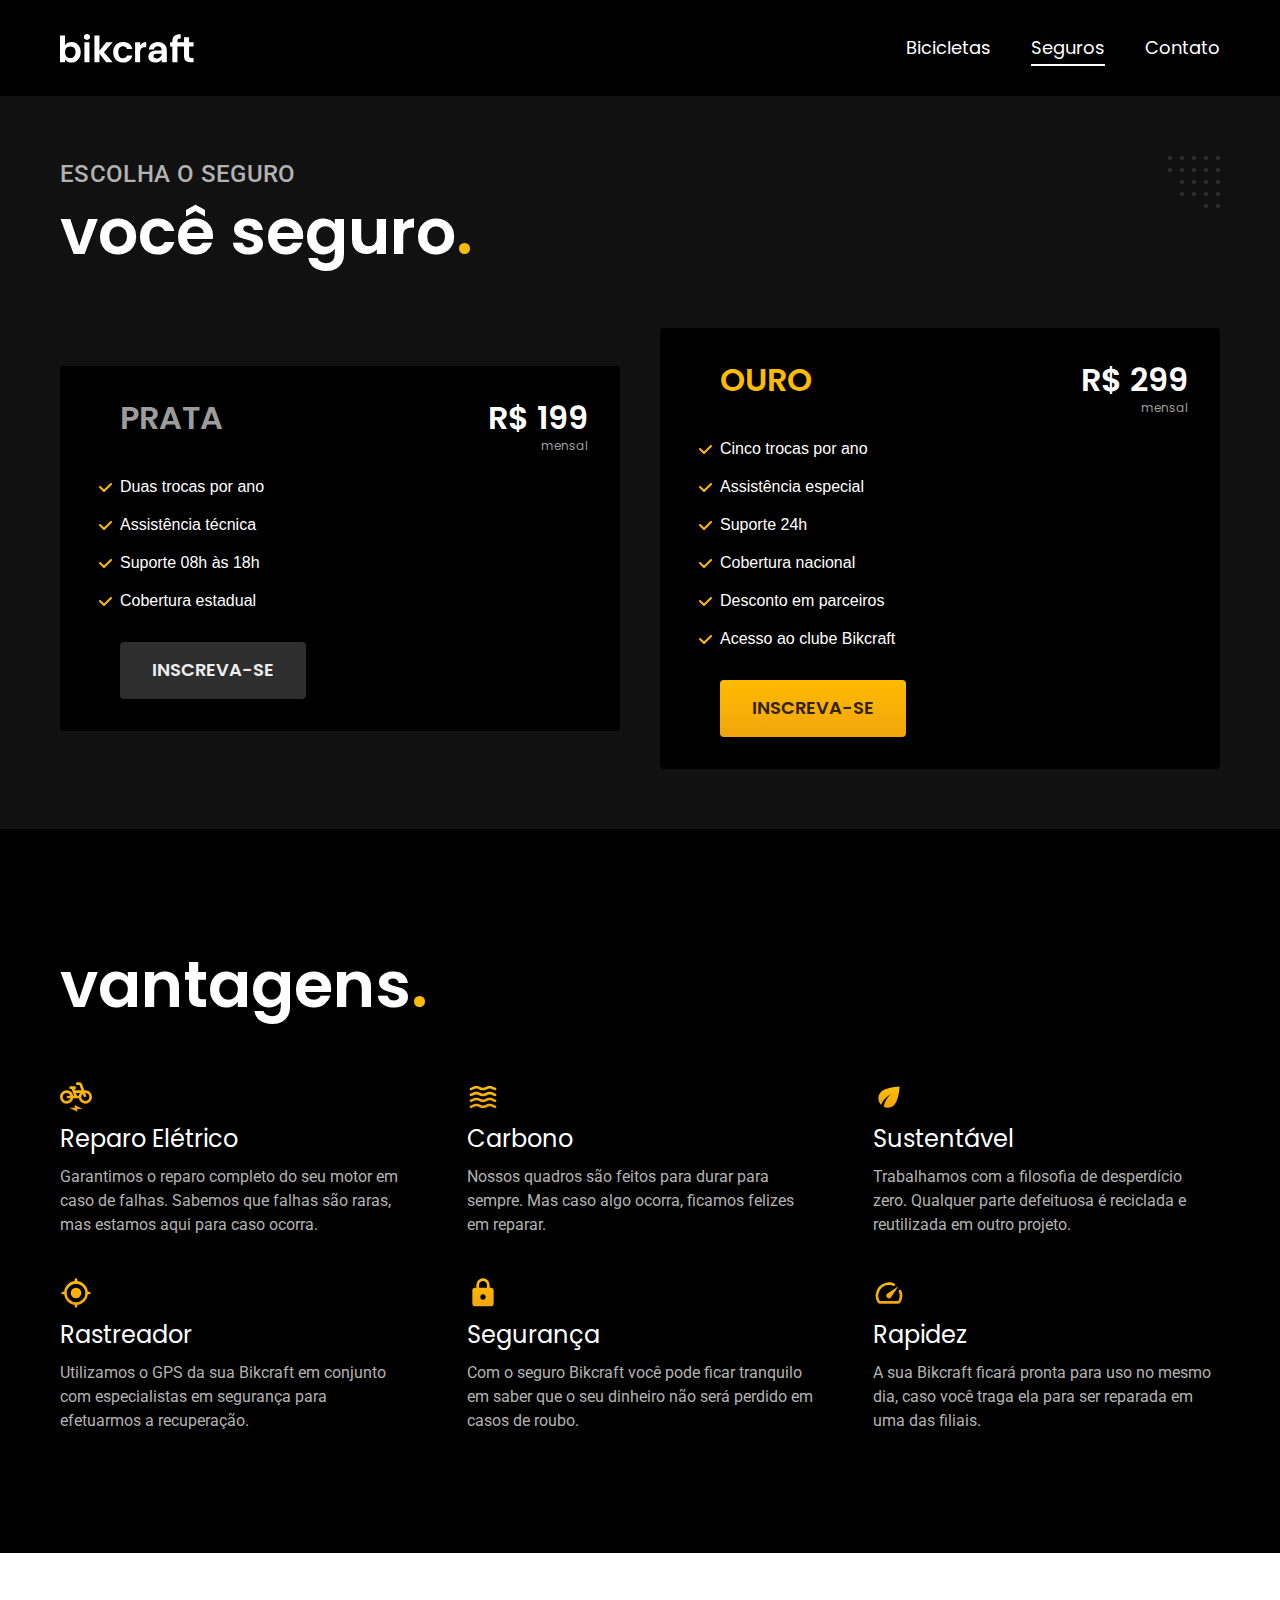
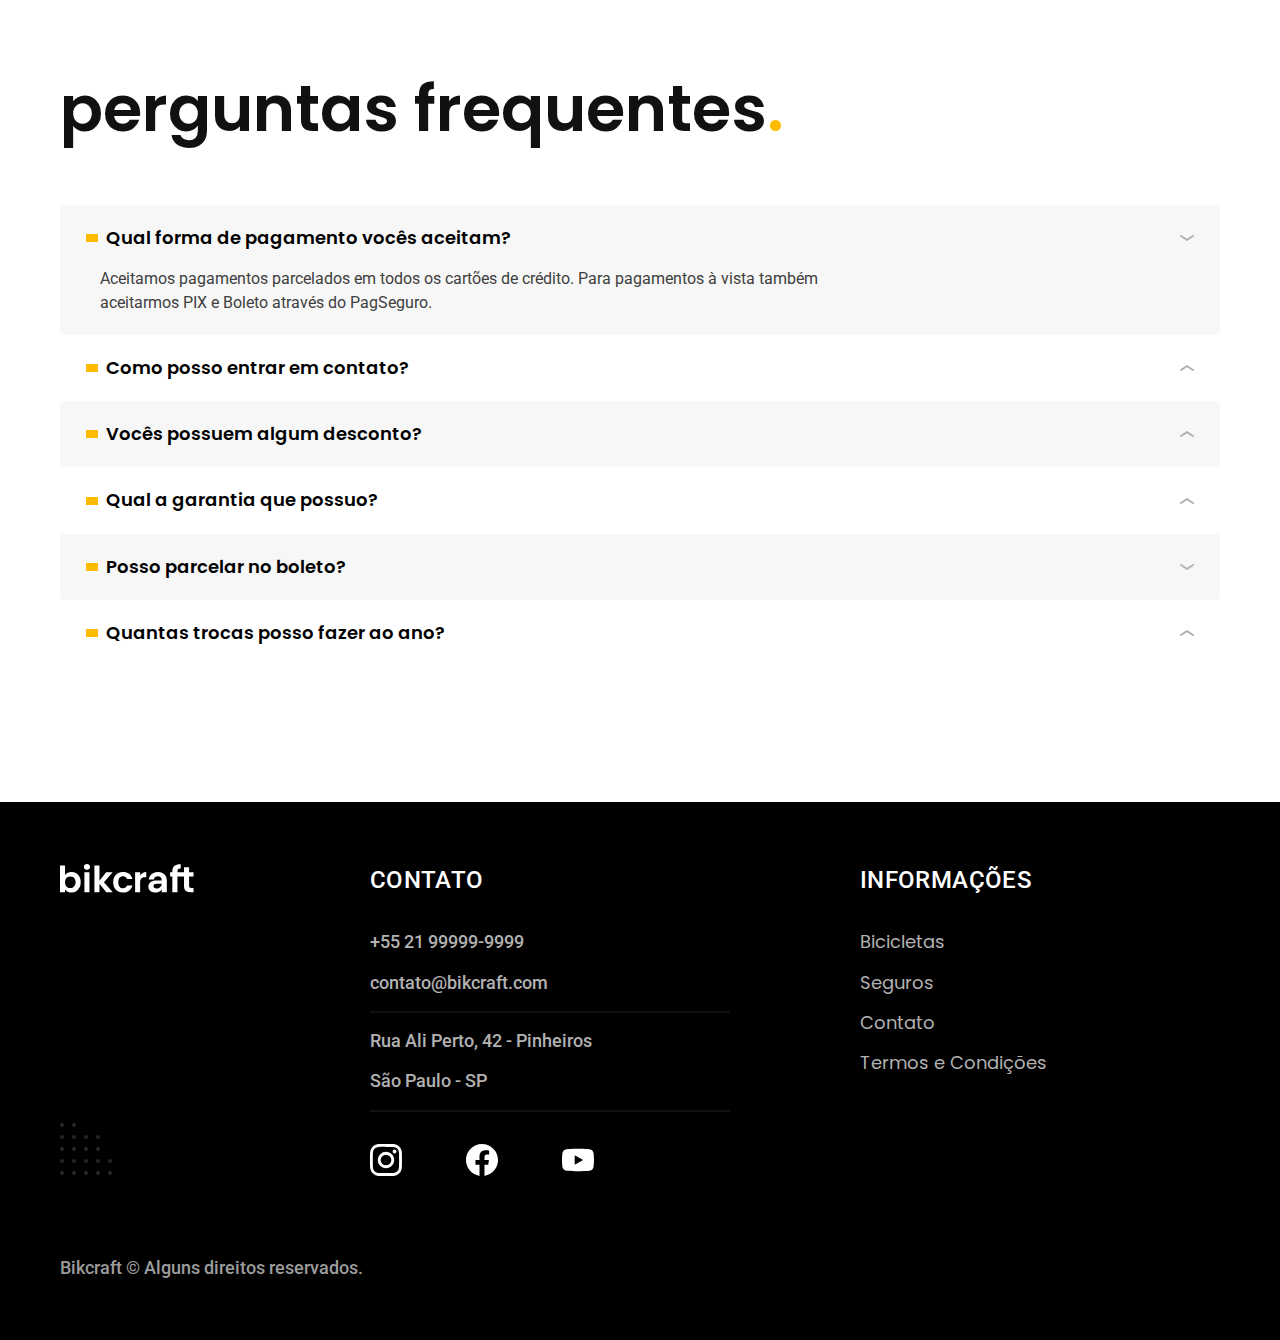
<file: seguros.html>
<!DOCTYPE html>
<html lang="pt-br">

<head>
  <meta charset="UTF-8">
  <meta name="viewport" content="width=device-width, initial-scale=1.0">
  <meta name="description" content="Termos e condições Bikcraft">
  <link rel="icon" href="./favicon.svg" type="image/svg+xml">
  <link rel="preload" href="./css/style.min.css" as="style">
  <link rel="stylesheet" href="./css/style.min.css">
  <link rel="preconnect" href="https://fonts.googleapis.com">
  <link rel="preconnect" href="https://fonts.gstatic.com" crossorigin>
  <link href="https://fonts.googleapis.com/css2?family=Poppins:wght@400;600&family=Merriweather:ital,wght@1,900&family=Roboto:wght@400;500&display=swap" rel="stylesheet">

  <title>Seguros | Bikcraft - Bicicletas Elétricas</title>
  <script> document.documentElement.classList.add("js")</script>
</head>

<body id="seguros">
  <header class="header-bg">
    <div class="header container">
      <a href="./"><img src="./img/bikcraft.svg" alt="Logo Bikcraft"></a>
      <nav aria-label="primaria">
        <ul class="header-menu cor-0 font-1-m">
          <li><a href="./bicicletas.html">Bicicletas</a></li>
          <li><a href="./seguros.html">Seguros</a></li>
          <li><a href="./contato.html">Contato</a></li>
        </ul>
    </div>
    </nav>
  </header>
  <main class="seguros-bg">
    <div class="titulo-bg">
      <div class="titulo container">
        <p class="font-2-l-b cor-5">ESCOLHA O SEGURO</p>
        <h1 class="font-1-xxl cor-0">você seguro<span class="cor-p1">.</span></h1>
      </div>
    </div>
    <div class="seguros container">
      <div class="seguros-item fadeInLeft" data-anime="200">
        <h3 class="font-1-xl cor-6">PRATA</h3>
        <span class="font-1-xl cor-0">R$ 199 <span class="font-1-xs cor-6">mensal</span></span>
        <ul class="font-2m cor-0">
          <li>Duas trocas por ano</li>
          <li>Assistência técnica</li>
          <li>Suporte 08h às 18h</li>
          <li>Cobertura estadual</li>
        </ul>
        <a class="botao secundario" href="./orcamento.html?tipo=seguro&produto=prata">Inscreva-se</a>
      </div>
      <div class="seguros-item fadeInRight" data-anime="400">
        <h3 class="font-1-xl cor-p1">OURO</h3>
        <span class="font-1-xl cor-0">R$ 299 <span class="font-1-xs cor-6">mensal</span></span>
        <ul class="font-2m cor-0">
          <li>Cinco trocas por ano</li>
          <li>Assistência especial</li>
          <li>Suporte 24h</li>
          <li>Cobertura nacional</li>
          <li>Desconto em parceiros</li>
          <li>Acesso ao clube Bikcraft</li>
        </ul>
        <a class="botao" href="./orcamento.html?tipo=seguro&produto=ouro">Inscreva-se</a>
      </div>
    </div>
  </main>
  <article class="vantagens-bg">
    <div class="vantagens container">
      <h2 class="font-1-xxl cor-0">vantagens<span class="cor-p1">.</span></h2>
      <ul>
        <li>
          <img src="/img/icones/eletrica.svg" alt="">
          <h3 class="font-1-l cor-0">Reparo Elétrico</h3>
          <p class="font-2-s cor-5">Garantimos o reparo completo do seu motor em caso de falhas. Sabemos que falhas são raras, mas estamos aqui para caso ocorra.</p>
        </li>
        <li>
          <img src="./img/icones/carbono.svg" alt="">
          <h3 class="font-1-l cor-0">Carbono</h3>
          <p class="font-2-s cor-5">Nossos quadros são feitos para durar para sempre. Mas caso algo ocorra, ficamos felizes em reparar.</p>
        </li>
        <li>
          <img src="./img/icones/sustentavel.svg" alt="">
          <h3 class="font-1-l cor-0">Sustentável</h3>
          <p class="font-2-s cor-5">Trabalhamos com a filosofia de desperdício zero. Qualquer parte defeituosa é reciclada e reutilizada em outro projeto.</p>
        </li>
        <li>
          <img src="./img/icones/rastreador.svg" alt="">
          <h3 class="font-1-l cor-0">Rastreador</h3>
          <p class="font-2-s cor-5">Utilizamos o GPS da sua Bikcraft em conjunto com especialistas em segurança para efetuarmos a recuperação.</p>
        </li>
        <li>
          <img src="./img/icones/seguro.svg" alt="">
          <h3 class="font-1-l cor-0">Segurança</h3>
          <p class="font-2-s cor-5">Com o seguro Bikcraft você pode ficar tranquilo em saber que o seu dinheiro não será perdido em casos de roubo.</p>
        </li>
        <li>
          <img src="./img/icones/velocidade.svg" alt="">
          <h3 class="font-1-l cor-0">Rapidez</h3>
          <p class="font-2-s cor-5">A sua Bikcraft ficará pronta para uso no mesmo dia, caso você traga ela para ser reparada em uma das filiais.</p>
        </li>
      </ul>
    </div>
  </article>
  <article class="perguntas container">
    <h2 class="font-1-xxl">perguntas frequentes<span class="cor-p1">.</span></h2>
    <dl>
      <div>
        <dt><button class="font-1-m-b" aria-controls="pergunta-1" aria-expanded="true">Qual forma de pagamento vocês aceitam?</button></dt>
        <dd id="pergunta-1" class="font-2-s cor-9 ativo">Aceitamos pagamentos parcelados em todos os cartões de crédito. Para pagamentos à vista também aceitarmos PIX e Boleto através do PagSeguro.</dd>
      </div>
      <div>
        <dt><button class="font-1-m-b" aria-controls="pergunta-2" aria-expanded="false">Como posso entrar em contato?</button></dt>
        <dd id="pergunta-2" class="font-2-s cor-9">Aceitamos pagamentos parcelados em todos os cartões de crédito. Para pagamentos à vista também aceitarmos PIX e Boleto através do PagSeguro.</dd>
      </div>
      <div>
        <dt><button class="font-1-m-b" aria-controls="pergunta-3" aria-expanded="false">Vocês possuem algum desconto?</button></dt>
        <dd id="pergunta-3" class="font-2-s cor-9">Aceitamos pagamentos parcelados em todos os cartões de crédito. Para pagamentos à vista também aceitarmos PIX e Boleto através do PagSeguro.</dd>
      </div>
      <div>
        <dt><button class="font-1-m-b" aria-controls="pergunta-4" aria-expanded="false">Qual a garantia que possuo?</button></dt>
        <dd id="pergunta-4" class="font-2-s cor-9">Aceitamos pagamentos parcelados em todos os cartões de crédito. Para pagamentos à vista também aceitarmos PIX e Boleto através do PagSeguro.</dd>
      </div>
      <div>
        <dt><button class="font-1-m-b" aria-controls="pergunta-5" aria-expanded="true">Posso parcelar no boleto?</button></dt>
        <dd id="pergunta-5" class="font-2-s cor-9">Aceitamos pagamentos parcelados em todos os cartões de crédito. Para pagamentos à vista também aceitarmos PIX e Boleto através do PagSeguro.</dd>
      </div>
      <div>
        <dt><button class="font-1-m-b" aria-controls="pergunta-6" aria-expanded="false">Quantas trocas posso fazer ao ano?</button></dt>
        <dd id="pergunta-6" class="font-2-s cor-9">Aceitamos pagamentos parcelados em todos os cartões de crédito. Para pagamentos à vista também aceitarmos PIX e Boleto através do PagSeguro.</dd>
      </div>
    </dl>

  </article>
  <footer class="footer-bg">
    <div class="footer container">
      <img src="./img/bikcraft.svg" alt="Logo Bikcraft">
      <div class="footer-contato">
        <h3 class="font-2-l-b cor-0">Contato</h3>
        <ul class="font-2-m cor-5">
          <li><a href="tel:+5521999999999">+55 21 99999-9999</a></li>
          <li><a href="mailto:contato@bikcraft.com">contato@bikcraft.com</a></li>
          <li>Rua Ali Perto, 42 - Pinheiros</li>
          <li>São Paulo - SP</li>
        </ul>
        <div class="footer-redes">
          <a href="./"><img src="./img/redes/instagram.svg" alt="Instagram"></a>
          <a href="./"><img src="./img/redes/facebook.svg" alt="Facebook"></a>
          <a href="./"><img src="./img/redes/youtube.svg" alt="Youtube"></a>
        </div>
      </div>
      <div class="footer-informacoes">
        <h3 class="font-2-l-b cor-0">Informações</h3>
        <nav>
          <ul class="font-1-m cor-5">
            <li><a href="./bicicletas.html">Bicicletas</a></li>
            <li><a href="./seguros.html">Seguros</a></li>
            <li><a href="./contato.html">Contato</a></li>
            <li><a href="./termos.html">Termos e Condições</a></li>
          </ul>
        </nav>
      </div>
      <p class="footer-copy font-2-m cor-6">Bikcraft © Alguns direitos reservados.</p>
    </div>
  </footer>
  <script src="./js/plugins/simple-anime.js"></script>
  <script src="./js/script.js"></script>
</body>

</html>
</file>
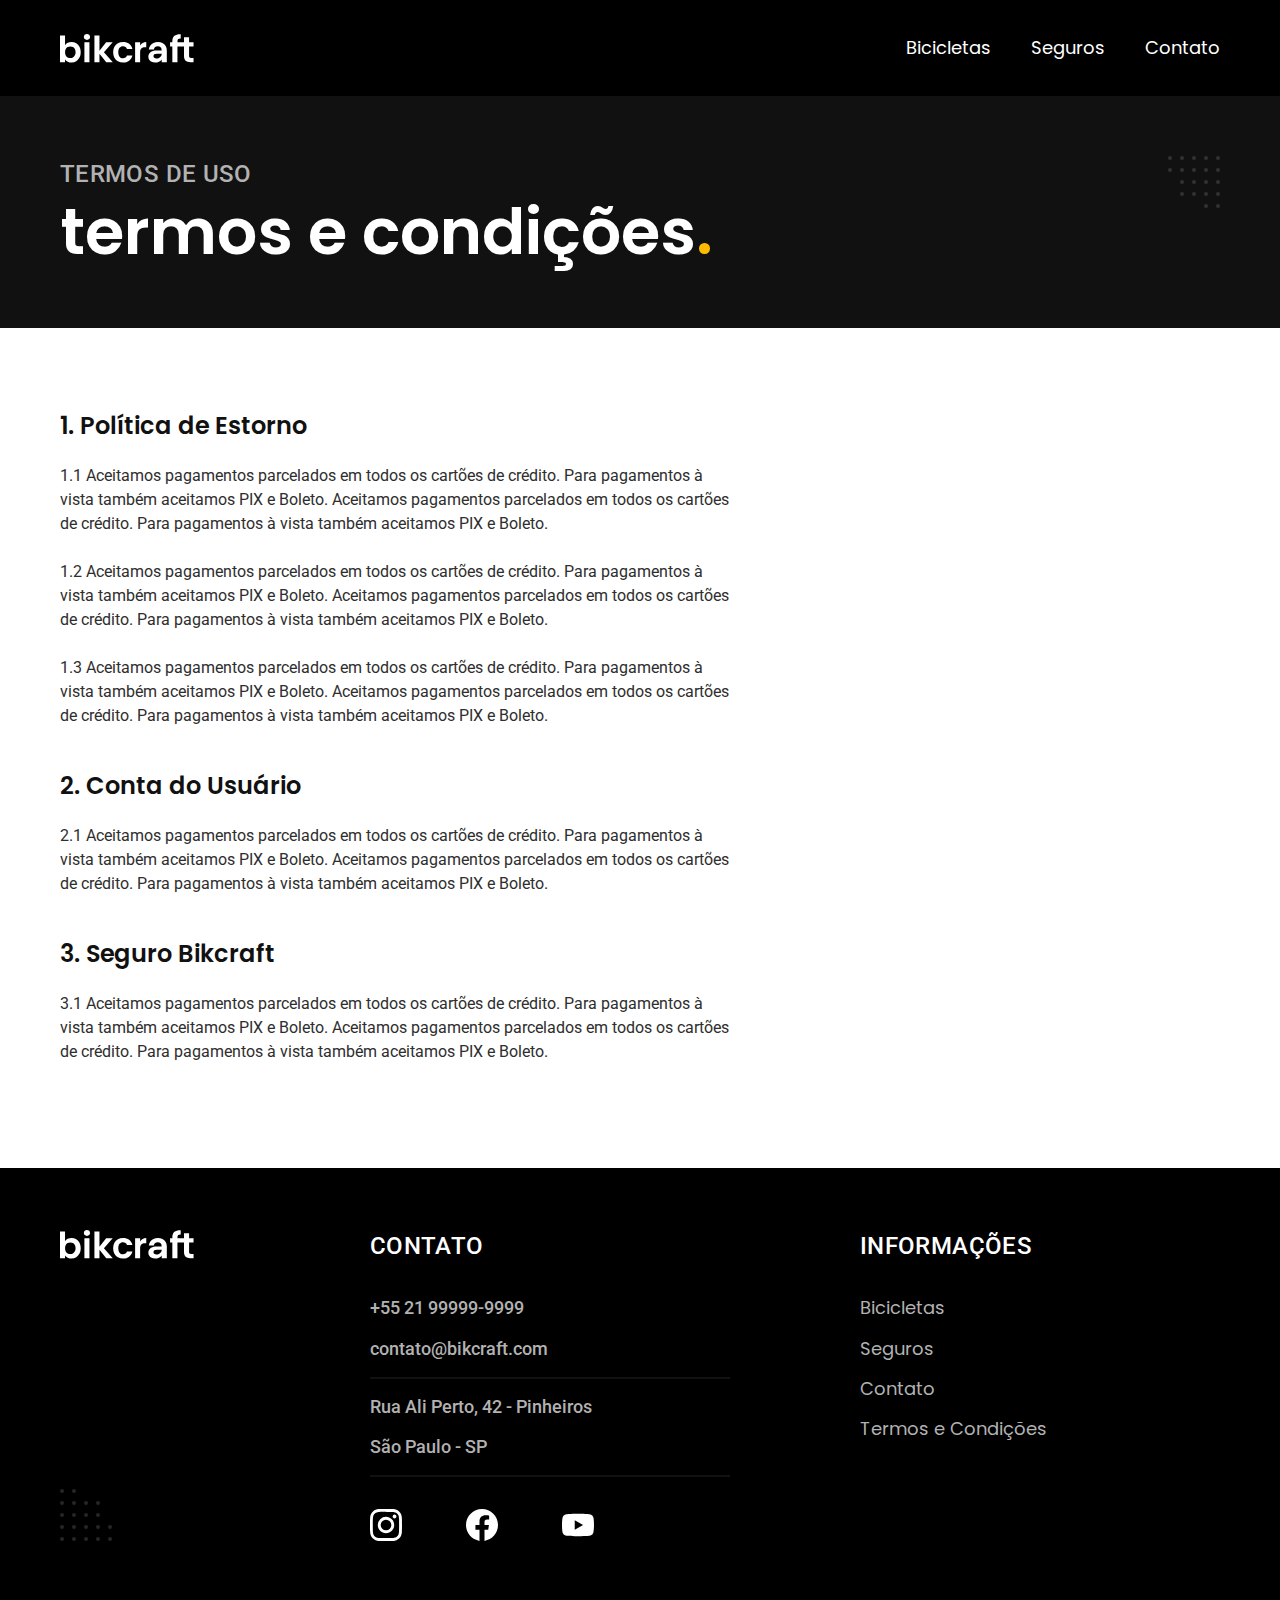
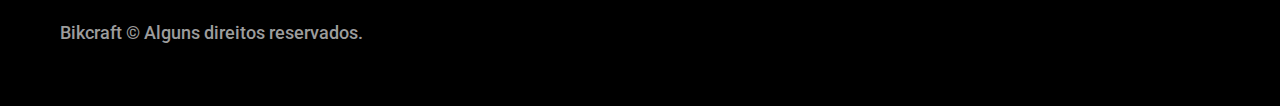
<file: termos.html>
<!DOCTYPE html>
<html lang="pt-br">

<head>
  <meta charset="UTF-8">
  <meta name="viewport" content="width=device-width, initial-scale=1.0">
  <meta name="description" content="Termos e condições Bikcraft">
  <link rel="icon" href="./favicon.svg" type="image/svg+xml">
  <link rel="preload" href="./css/style.min.css" as="style">
  <link rel="stylesheet" href="./css/style.min.css">
  <link rel="preconnect" href="https://fonts.googleapis.com">
  <link rel="preconnect" href="https://fonts.gstatic.com" crossorigin>
  <link href="https://fonts.googleapis.com/css2?family=Poppins:wght@400;600&family=Merriweather:ital,wght@1,900&family=Roboto:wght@400;500&display=swap" rel="stylesheet">

  <title>Termos e Condições | Bikcraft - Bicicletas Elétricas</title>
  <script> document.documentElement.classList.add("js")</script>
</head>

<body id="termos">
  <header class="header-bg">
    <div class="header container">
      <a href="./"><img src="./img/bikcraft.svg" alt="Logo Bikcraft"></a>
      <nav aria-label="primaria">
        <ul class="header-menu cor-0 font-1-m">
          <li><a href="./bicicletas.html">Bicicletas</a></li>
          <li><a href="./seguros.html">Seguros</a></li>
          <li><a href="./contato.html">Contato</a></li>
        </ul>
    </div>
    </nav>
  </header>
  <main>
    <div class="titulo-bg">
      <div class="titulo container">
        <p class="font-2-l-b cor-5">Termos de uso</p>
        <h1 class="font-1-xxl cor-0">termos e condições<span class="cor-p1">.</span></h1>
      </div>
    </div>
    <div class="termos container font-2-s cor-10">
      <h2 class="font-1-l-b cor-11">1. Política de Estorno</h2>
      <p>1.1 Aceitamos pagamentos parcelados em todos os cartões de crédito. Para pagamentos à vista também aceitamos PIX e Boleto. Aceitamos pagamentos parcelados em todos os cartões de crédito. Para pagamentos à vista também aceitamos PIX e Boleto.</p>
      <p>1.2 Aceitamos pagamentos parcelados em todos os cartões de crédito. Para pagamentos à vista também aceitamos PIX e Boleto. Aceitamos pagamentos parcelados em todos os cartões de crédito. Para pagamentos à vista também aceitamos PIX e Boleto.</p>
      <p>1.3 Aceitamos pagamentos parcelados em todos os cartões de crédito. Para pagamentos à vista também aceitamos PIX e Boleto. Aceitamos pagamentos parcelados em todos os cartões de crédito. Para pagamentos à vista também aceitamos PIX e Boleto.</p>
      <h2 class="font-1-l-b cor-11">2. Conta do Usuário</h2>
      <p>2.1 Aceitamos pagamentos parcelados em todos os cartões de crédito. Para pagamentos à vista também aceitamos PIX e Boleto. Aceitamos pagamentos parcelados em todos os cartões de crédito. Para pagamentos à vista também aceitamos PIX e Boleto.</p>
      <h2 class="font-1-l-b cor-11">3. Seguro Bikcraft</h2>
      <p>3.1 Aceitamos pagamentos parcelados em todos os cartões de crédito. Para pagamentos à vista também aceitamos PIX e Boleto. Aceitamos pagamentos parcelados em todos os cartões de crédito. Para pagamentos à vista também aceitamos PIX e Boleto.</p>
    </div>
  </main>

  <footer class="footer-bg">
    <div class="footer container">
      <img src="./img/bikcraft.svg" alt="Logo Bikcraft">
      <div class="footer-contato">
        <h3 class="font-2-l-b cor-0">Contato</h3>
        <ul class="font-2-m cor-5">
          <li><a href="tel:+5521999999999">+55 21 99999-9999</a></li>
          <li><a href="mailto:contato@bikcraft.com">contato@bikcraft.com</a></li>
          <li>Rua Ali Perto, 42 - Pinheiros</li>
          <li>São Paulo - SP</li>
        </ul>
        <div class="footer-redes">
          <a href="./"><img src="./img/redes/instagram.svg" alt="Instagram"></a>
          <a href="./"><img src="./img/redes/facebook.svg" alt="Facebook"></a>
          <a href="./"><img src="./img/redes/youtube.svg" alt="Youtube"></a>
        </div>
      </div>
      <div class="footer-informacoes">
        <h3 class="font-2-l-b cor-0">Informações</h3>
        <nav>
          <ul class="font-1-m cor-5">
            <li><a href="./bicicletas.html">Bicicletas</a></li>
            <li><a href="./seguros.html">Seguros</a></li>
            <li><a href="./contato.html">Contato</a></li>
            <li><a href="./termos.html">Termos e Condições</a></li>
          </ul>
        </nav>
      </div>
      <p class="footer-copy font-2-m cor-6">Bikcraft © Alguns direitos reservados.</p>
    </div>
  </footer>
  <script src="./js/script.js"></script>
</body>

</html>
</file>
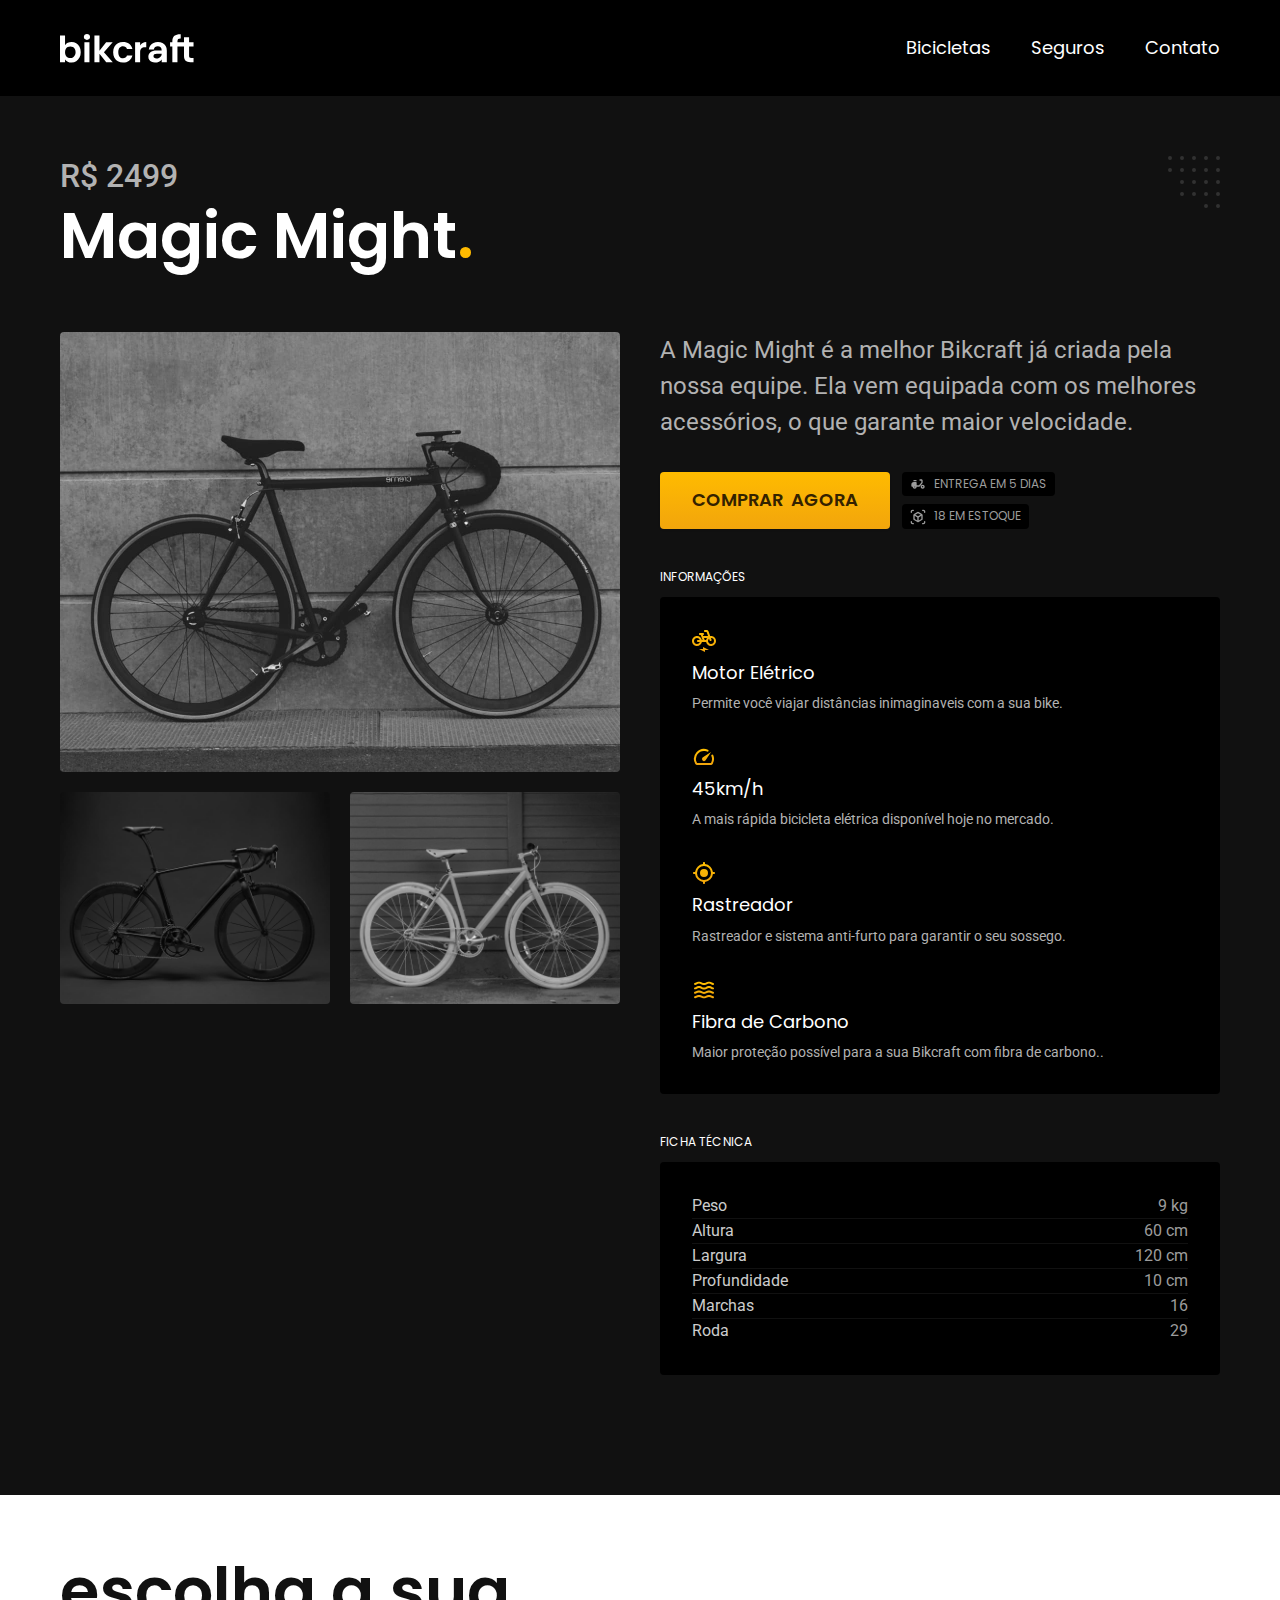
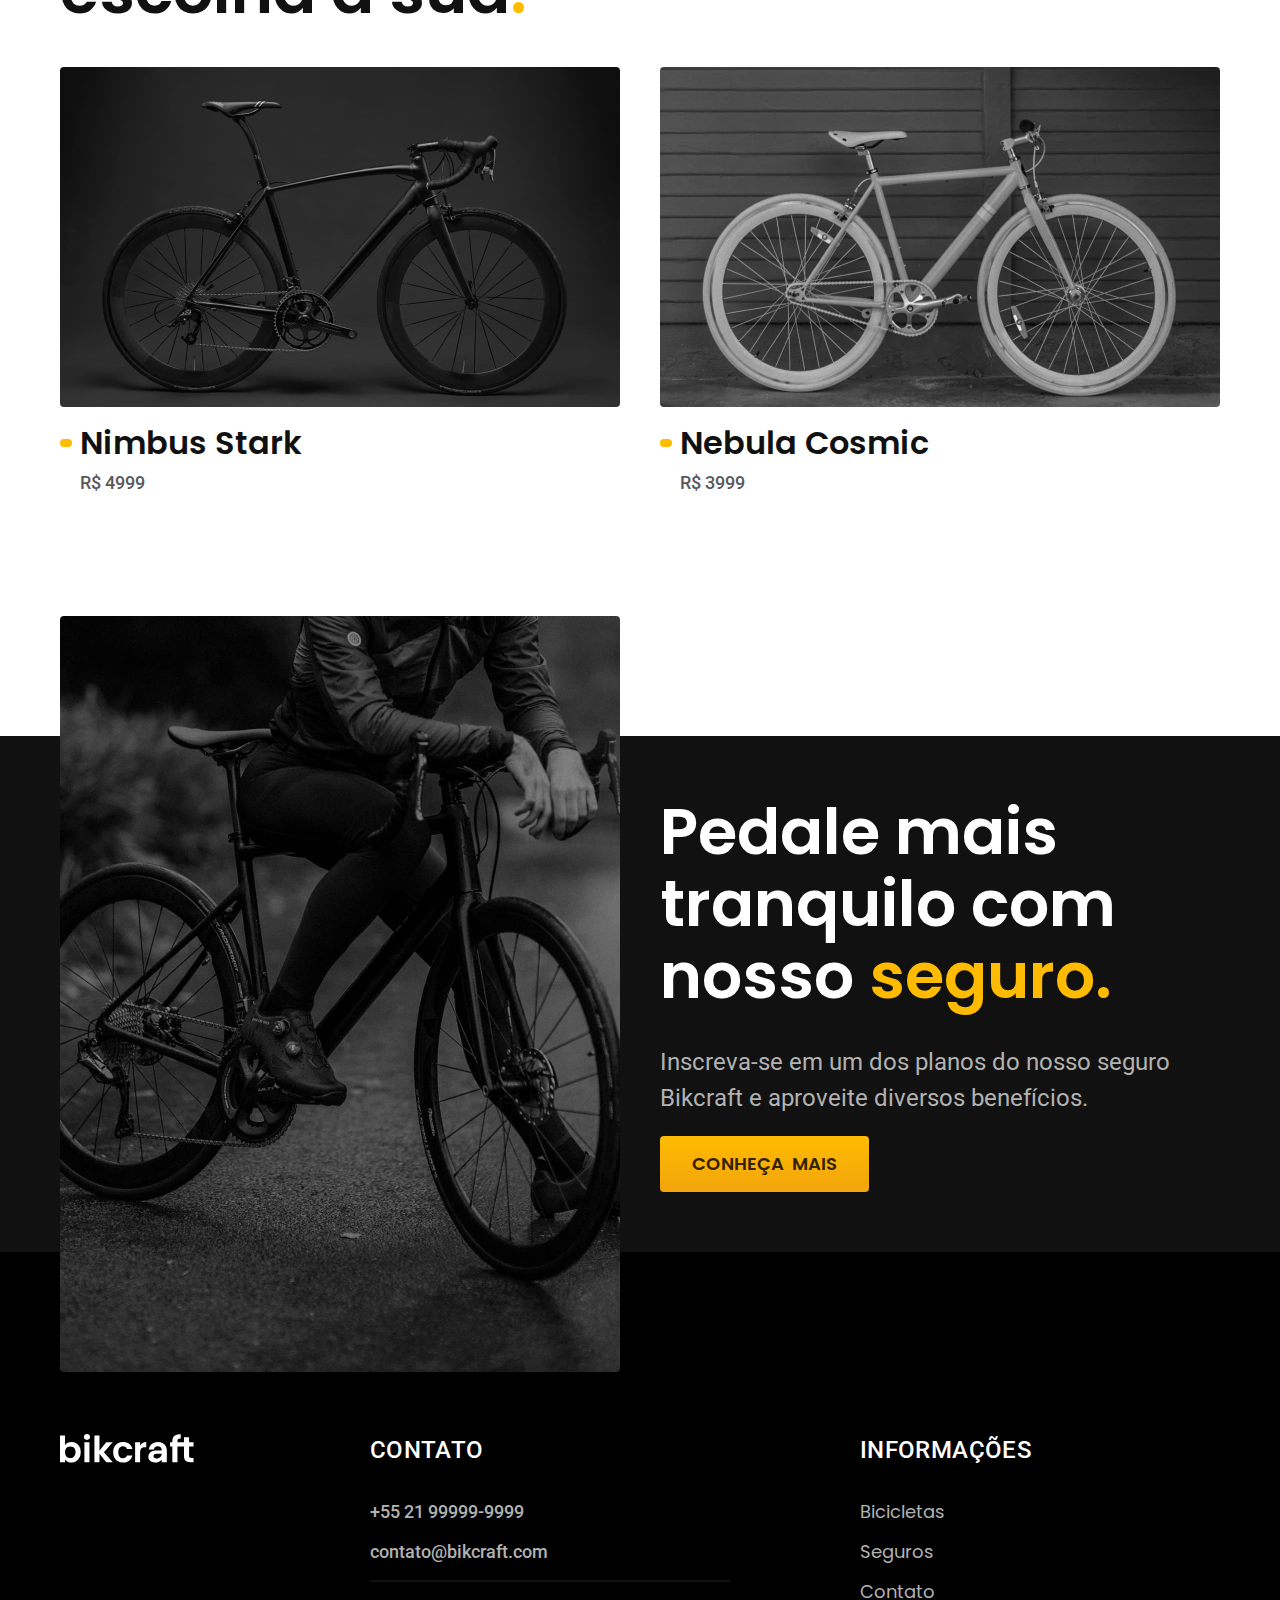
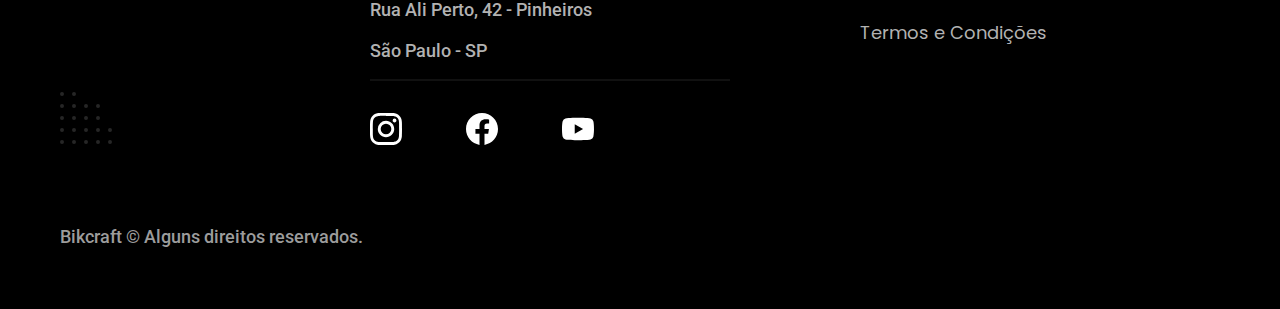
<file: bicicletas/magic.html>
<!DOCTYPE html>
<html lang="pt-br">

<head>
  <meta charset="UTF-8">
  <meta name="viewport" content="width=device-width, initial-scale=1.0">
  <meta name="description" content="Termos e condições Bikcraft">
  <link rel="icon" href="../favicon.svg" type="image/svg+xml">
  <link rel="preload" href="../css/style.min.css" as="style">
  <link rel="stylesheet" href="../css/style.min.css">
  <link rel="preconnect" href="https://fonts.googleapis.com">
  <link rel="preconnect" href="https://fonts.gstatic.com" crossorigin>
  <link href="https://fonts.googleapis.com/css2?family=Poppins:wght@400;600&family=Merriweather:ital,wght@1,900&family=Roboto:wght@400;500&display=swap" rel="stylesheet">

  <title>Magic | Bikcraft - Bicicletas Elétricas</title>
  <script> document.documentElement.classList.add("js")</script>
</head>

<body id="bicicleta">
  <header class="header-bg">
    <div class="header container">
      <a href="../"><img src="../img/bikcraft.svg" alt="Logo Bikcraft"></a>
      <nav aria-label="primaria">
        <ul class="header-menu cor-0 font-1-m">
          <li><a href="../bicicletas.html">Bicicletas</a></li>
          <li><a href="../seguros.html">Seguros</a></li>
          <li><a href="../contato.html">Contato</a></li>
        </ul>
    </div>
    </nav>
  </header>
  <main class="titulo-bg">
    <div class="titulo container">
      <p class="font-2-xl cor-5">R$ 2499</p>
      <h1 class="font-1-xxl cor-0">Magic Might<span class="cor-p1">.</span></h1>
    </div>
    <div class="bicicleta container">
      <div class="bicicleta-imagens">
        <img src="../img/bicicleta/nimbus2.jpg" alt="Bicicleta preta fosca">
        <img src="../img/bicicleta/nimbus1.jpg" alt="Bicicleta preta fosca">
        <img src="../img/bicicleta/nimbus3.jpg" alt="Bicicleta preta fosca">
      </div>
      <div class="bicicleta-conteudo">
        <p class="font-2-l cor-5">A Magic Might é a melhor Bikcraft já criada pela nossa equipe. Ela vem equipada com os melhores acessórios, o que garante maior velocidade.</p>
        <div class="bicicleta-comprar">
          <a class="botao" href="../orcamento.html?tipo=bikcraft&produto=magic">Comprar Agora</a>
          <span class="font-1-xs cor-6"><img src="../img/icones/entrega.svg" alt=""> entrega em 5 dias</span>
          <span class="font-1-xs cor-6"><img src="../img/icones/estoque.svg" alt=""> 18 em estoque</span>
        </div>
        <h2 class="font-1-xs cor-0">Informações</h2>
        <ul class="bicicleta-informacoes">
          <li>
            <img src="../img/icones/eletrica.svg" alt="">
            <h3 class="font-1-m cor-0">Motor Elétrico</h3>
            <p class="font-2-xs cor-5">Permite você viajar distâncias inimaginaveis com a sua bike.</p>
          </li>
          <li>
            <img src="../img/icones/velocidade.svg" alt="">
            <h3 class="font-1-m cor-0">45km/h</h3>
            <p class="font-2-xs cor-5">A mais rápida bicicleta elétrica disponível hoje no mercado.</p>
          </li>
          <li>
            <img src="../img/icones/rastreador.svg" alt="">
            <h3 class="font-1-m cor-0">Rastreador</h3>
            <p class="font-2-xs cor-5">Rastreador e sistema anti-furto para garantir o seu sossego.</p>
          </li>
          <li>
            <img src="../img/icones/carbono.svg" alt="">
            <h3 class="font-1-m cor-0">Fibra de Carbono</h3>
            <p class="font-2-xs cor-5">Maior proteção possível para a sua Bikcraft com fibra de carbono..</p>
          </li>
        </ul>
        <h2 class="font-1-xs cor-0">Ficha Técnica</h2>
        <ul class="bicicleta-ficha font-2-s cor-4">
          <li>Peso <span>9 kg</span></li>
          <li>Altura <span>60 cm</span></li>
          <li>Largura <span>120 cm</span></li>
          <li>Profundidade <span>10 cm</span></li>
          <li>Marchas <span>16</span></li>
          <li>Roda <span>29</span></li>
        </ul>
      </div>
    </div>
  </main>
  <article class="bicicletas-lista container">
    <h2 class="font-1-xxl">escolha a sua<span class="cor-p1">.</span></h2>
    <ul>
      <li>
        <a href="./nimbus.html">
          <img src="../img/bicicletas/nimbus.jpg" alt="Bicicleta preta">
          <h3 class="font-1-xl">Nimbus Stark</h3>
          <span class="font-2-m cor-8">R$ 4999</span>
        </a>
      </li>
      <li>
        <a href="./nebula.html">
          <img src="../img/bicicletas/nebula.jpg" alt="Bicicleta branca">
          <h3 class="font-1-xl">Nebula Cosmic</h3>
          <span class="font-2-m cor-8">R$ 3999</span>
        </a>
      </li>
    </ul>
  </article>
  <article class="seguro-bg">
    <div class="seguro container">
      <div class="seguro-imagem">
        <img src="../img/fotos/seguros.jpg" alt="Pessoa em cima de uma Bikcraft">
      </div>
      <div class="seguro-conteudo">
        <h2 class="font-1-xxl cor-0">Pedale mais tranquilo com nosso <span class="cor-p1">seguro.</span></h2>
        <p class="font-2-l cor-5">Inscreva-se em um dos planos do nosso seguro Bikcraft e aproveite diversos benefícios.</p>
        <a class="botao" href="../seguros.html">Conheça Mais</a>
      </div>
    </div>
  </article>
  <footer class="footer-bg">
    <div class="footer container">
      <img src="../img/bikcraft.svg" alt="Logo Bikcraft">
      <div class="footer-contato">
        <h3 class="font-2-l-b cor-0">Contato</h3>
        <ul class="font-2-m cor-5">
          <li><a href="tel:+5521999999999">+55 21 99999-9999</a></li>
          <li><a href="mailto:contato@bikcraft.com">contato@bikcraft.com</a></li>
          <li>Rua Ali Perto, 42 - Pinheiros</li>
          <li>São Paulo - SP</li>
        </ul>
        <div class="footer-redes">
          <a href="./"><img src="../img/redes/instagram.svg" alt="Instagram"></a>
          <a href="./"><img src="../img/redes/facebook.svg" alt="Facebook"></a>
          <a href="./"><img src="../img/redes/youtube.svg" alt="Youtube"></a>
        </div>
      </div>
      <div class="footer-informacoes">
        <h3 class="font-2-l-b cor-0">Informações</h3>
        <nav>
          <ul class="font-1-m cor-5">
            <li><a href="../bicicletas.html">Bicicletas</a></li>
            <li><a href="../seguros.html">Seguros</a></li>
            <li><a href="../contato.html">Contato</a></li>
            <li><a href="../termos.html">Termos e Condições</a></li>
          </ul>
        </nav>
      </div>
      <p class="footer-copy font-2-m cor-6">Bikcraft © Alguns direitos reservados.</p>
    </div>
  </footer>
  <script src="./../js/script.js"></script>
</body>

</html>
</file>
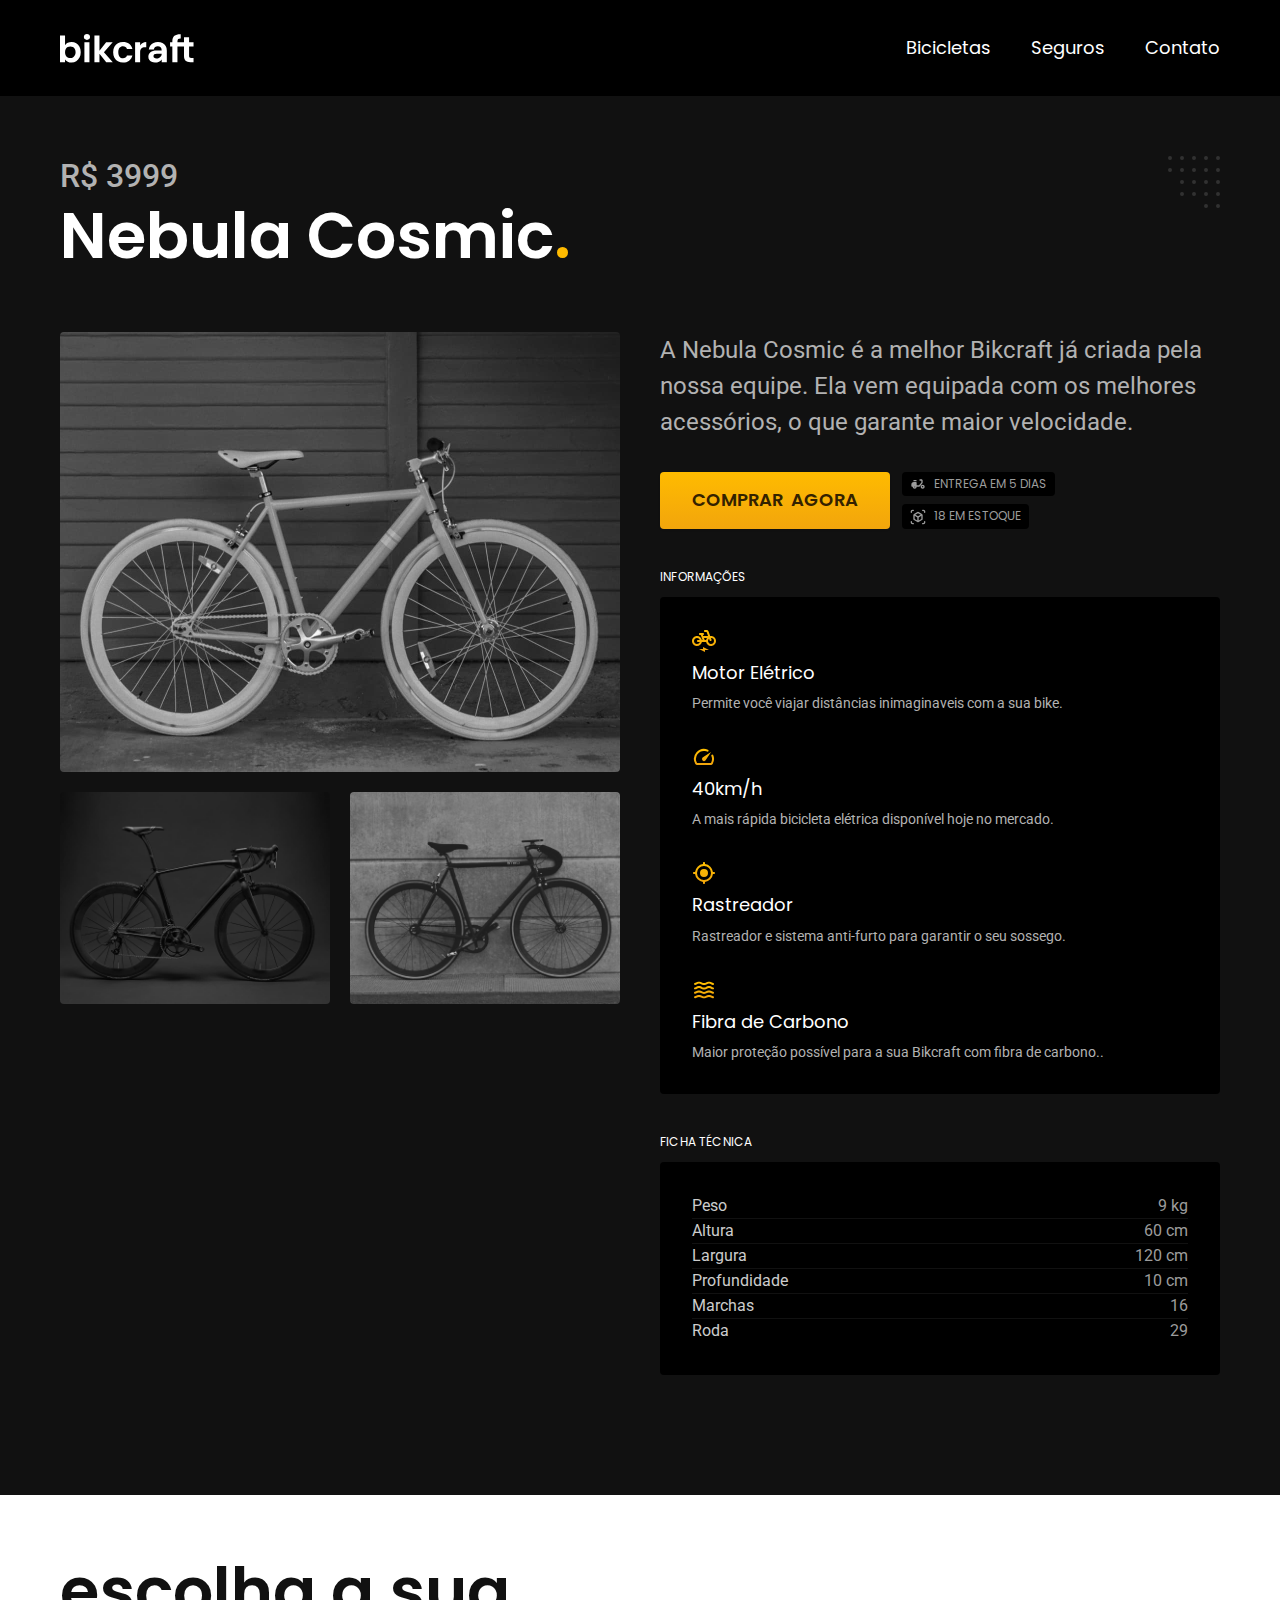
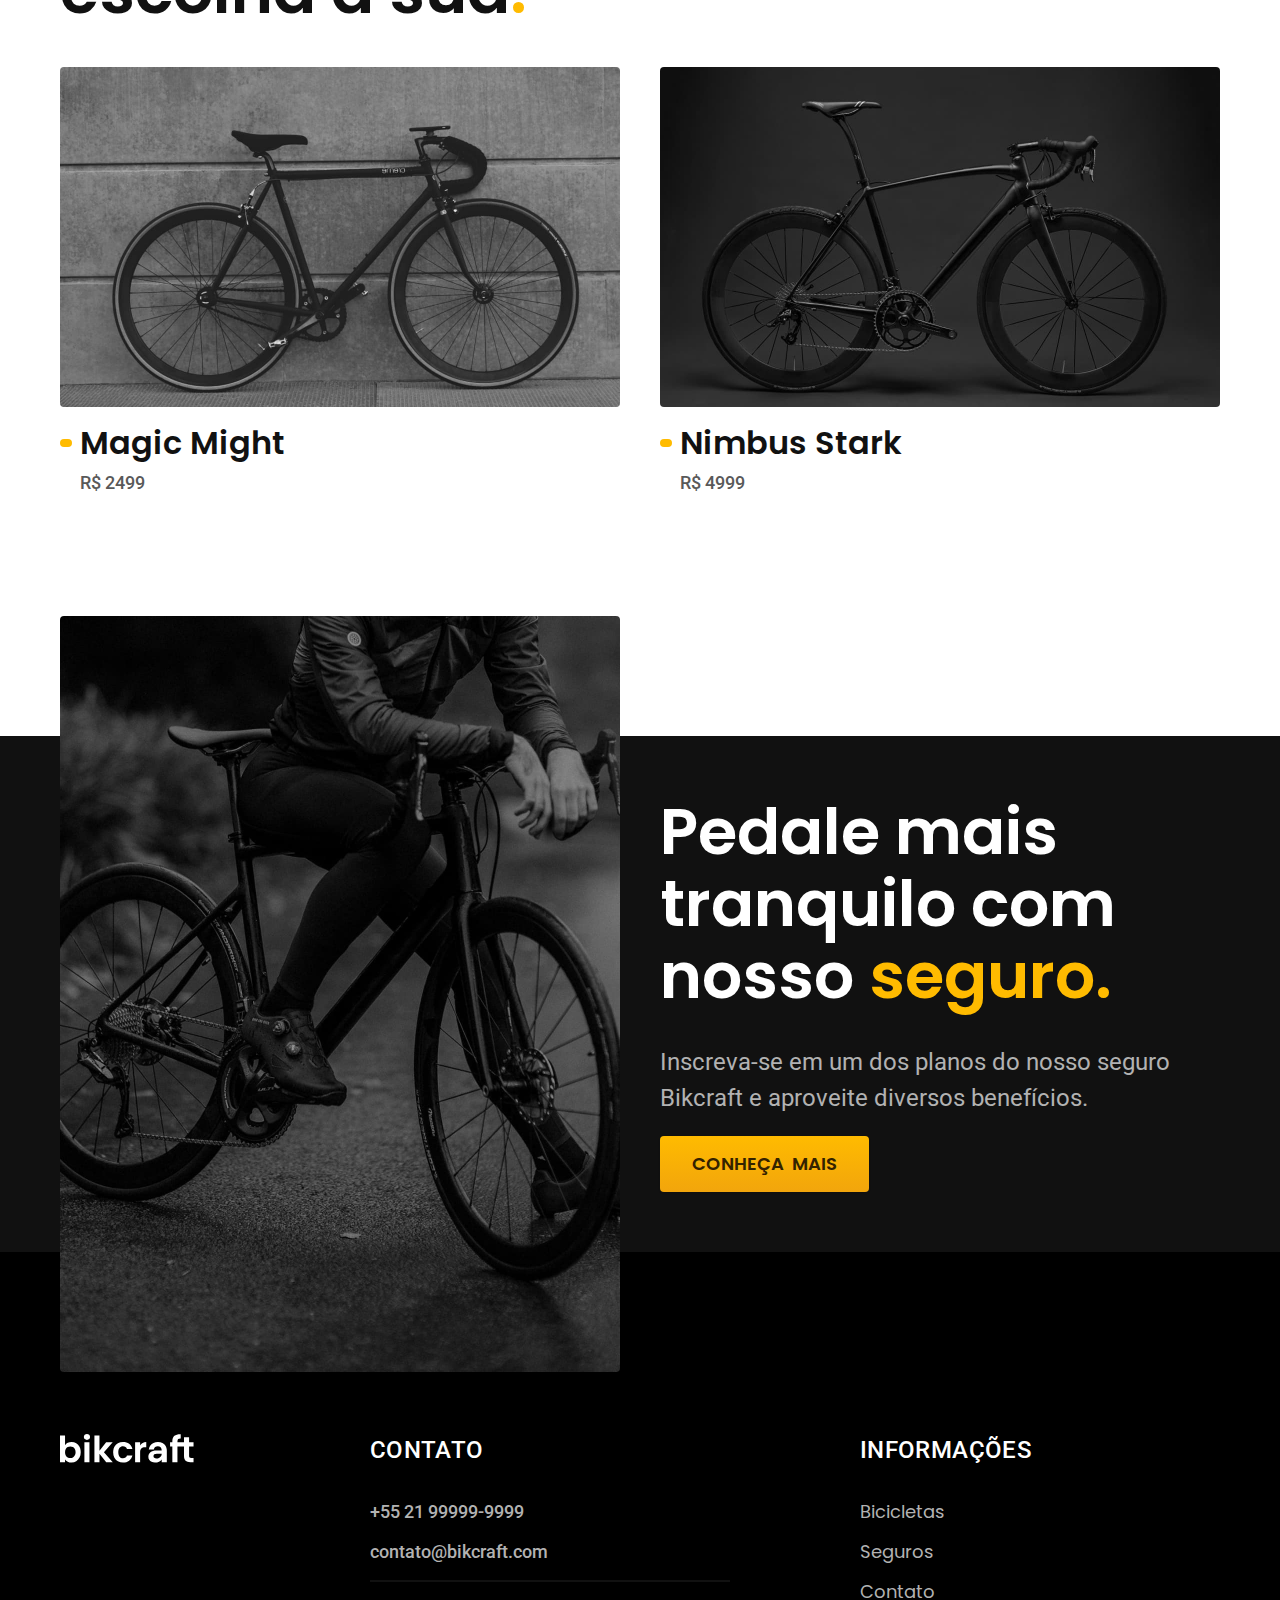
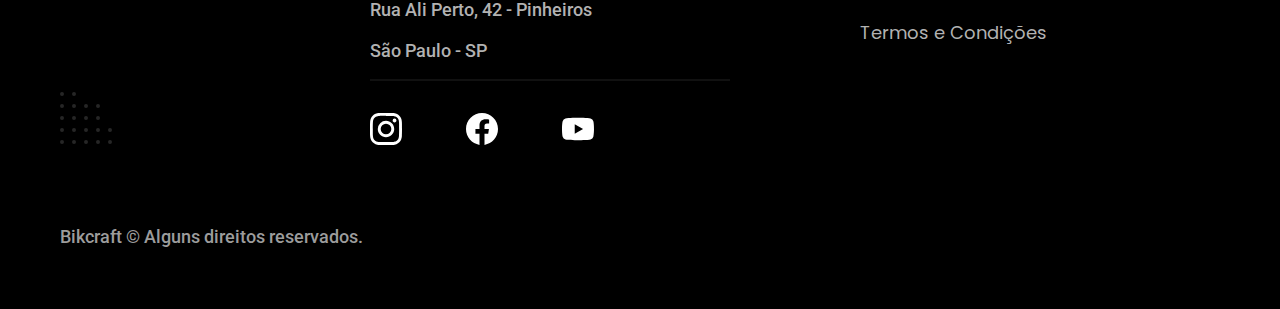
<file: bicicletas/nebula.html>
<!DOCTYPE html>
<html lang="pt-br">

<head>
  <meta charset="UTF-8">
  <meta name="viewport" content="width=device-width, initial-scale=1.0">
  <meta name="description" content="Termos e condições Bikcraft">
  <link rel="icon" href="../favicon.svg" type="image/svg+xml">
  <link rel="stylesheet" href="../css/style.min.css">
  <link rel="preconnect" href="https://fonts.googleapis.com">
  <link rel="preconnect" href="https://fonts.gstatic.com" crossorigin>
  <link href="https://fonts.googleapis.com/css2?family=Poppins:wght@400;600&family=Merriweather:ital,wght@1,900&family=Roboto:wght@400;500&display=swap" rel="stylesheet">

  <title>Nebula | Bikcraft - Bicicletas Elétricas</title>
  <script> document.documentElement.classList.add("js")</script>
</head>

<body id="bicicleta">
  <header class="header-bg">
    <div class="header container">
      <a href="../"><img src="../img/bikcraft.svg" alt="Logo Bikcraft"></a>
      <nav aria-label="primaria">
        <ul class="header-menu cor-0 font-1-m">
          <li><a href="../bicicletas.html">Bicicletas</a></li>
          <li><a href="../seguros.html">Seguros</a></li>
          <li><a href="../contato.html">Contato</a></li>
        </ul>
    </div>
    </nav>
  </header>
  <main class="titulo-bg">
    <div class="titulo container">
      <p class="font-2-xl cor-5">R$ 3999</p>
      <h1 class="font-1-xxl cor-0">Nebula Cosmic<span class="cor-p1">.</span></h1>
    </div>
    <div class="bicicleta container">
      <div class="bicicleta-imagens">
        <img src="../img/bicicleta/nimbus3.jpg" alt="Bicicleta branca">
        <img src="../img/bicicleta/nimbus1.jpg" alt="Bicicleta branca">
        <img src="../img/bicicleta/nimbus2.jpg" alt="Bicicleta branca">

      </div>
      <div class="bicicleta-conteudo">
        <p class="font-2-l cor-5">A Nebula Cosmic é a melhor Bikcraft já criada pela nossa equipe. Ela vem equipada com os melhores acessórios, o que garante maior velocidade.</p>
        <div class="bicicleta-comprar">
          <a class="botao" href="../orcamento.html?tipo=bikcraft&produto=nebula">Comprar Agora</a>
          <span class="font-1-xs cor-6"><img src="../img/icones/entrega.svg" alt=""> entrega em 5 dias</span>
          <span class="font-1-xs cor-6"><img src="../img/icones/estoque.svg" alt=""> 18 em estoque</span>
        </div>
        <h2 class="font-1-xs cor-0">Informações</h2>
        <ul class="bicicleta-informacoes">
          <li>
            <img src="../img/icones/eletrica.svg" alt="">
            <h3 class="font-1-m cor-0">Motor Elétrico</h3>
            <p class="font-2-xs cor-5">Permite você viajar distâncias inimaginaveis com a sua bike.</p>
          </li>
          <li>
            <img src="../img/icones/velocidade.svg" alt="">
            <h3 class="font-1-m cor-0">40km/h</h3>
            <p class="font-2-xs cor-5">A mais rápida bicicleta elétrica disponível hoje no mercado.</p>
          </li>
          <li>
            <img src="../img/icones/rastreador.svg" alt="">
            <h3 class="font-1-m cor-0">Rastreador</h3>
            <p class="font-2-xs cor-5">Rastreador e sistema anti-furto para garantir o seu sossego.</p>
          </li>
          <li>
            <img src="../img/icones/carbono.svg" alt="">
            <h3 class="font-1-m cor-0">Fibra de Carbono</h3>
            <p class="font-2-xs cor-5">Maior proteção possível para a sua Bikcraft com fibra de carbono..</p>
          </li>
        </ul>
        <h2 class="font-1-xs cor-0">Ficha Técnica</h2>
        <ul class="bicicleta-ficha font-2-s cor-4">
          <li>Peso <span>9 kg</span></li>
          <li>Altura <span>60 cm</span></li>
          <li>Largura <span>120 cm</span></li>
          <li>Profundidade <span>10 cm</span></li>
          <li>Marchas <span>16</span></li>
          <li>Roda <span>29</span></li>
        </ul>
      </div>
    </div>
  </main>
  <article class="bicicletas-lista container">
    <h2 class="font-1-xxl">escolha a sua<span class="cor-p1">.</span></h2>
    <ul>
      <li>
        <a href="./magic.html">
          <img src="../img/bicicletas/magic.jpg" alt="Bicicleta preta fosca">
          <h3 class="font-1-xl">Magic Might</h3>
          <span class="font-2-m cor-8">R$ 2499</span>
        </a>
      </li>
      <li>
        <a href="./nimbus.html">
          <img src="../img/bicicletas/nimbus.jpg" alt="Bicicleta preta">
          <h3 class="font-1-xl">Nimbus Stark</h3>
          <span class="font-2-m cor-8">R$ 4999</span>
        </a>
      </li>

    </ul>
  </article>
  <article class="seguro-bg">
    <div class="seguro container">
      <div class="seguro-imagem">
        <img src="../img/fotos/seguros.jpg" alt="Pessoa em cima de uma Bikcraft">
      </div>
      <div class="seguro-conteudo">
        <h2 class="font-1-xxl cor-0">Pedale mais tranquilo com nosso <span class="cor-p1">seguro.</span></h2>
        <p class="font-2-l cor-5">Inscreva-se em um dos planos do nosso seguro Bikcraft e aproveite diversos benefícios.</p>
        <a class="botao" href="../seguros.html">Conheça Mais</a>
      </div>
    </div>
  </article>
  <footer class="footer-bg">
    <div class="footer container">
      <img src="../img/bikcraft.svg" alt="Logo Bikcraft">
      <div class="footer-contato">
        <h3 class="font-2-l-b cor-0">Contato</h3>
        <ul class="font-2-m cor-5">
          <li><a href="tel:+5521999999999">+55 21 99999-9999</a></li>
          <li><a href="mailto:contato@bikcraft.com">contato@bikcraft.com</a></li>
          <li>Rua Ali Perto, 42 - Pinheiros</li>
          <li>São Paulo - SP</li>
        </ul>
        <div class="footer-redes">
          <a href="./"><img src="../img/redes/instagram.svg" alt="Instagram"></a>
          <a href="./"><img src="../img/redes/facebook.svg" alt="Facebook"></a>
          <a href="./"><img src="../img/redes/youtube.svg" alt="Youtube"></a>
        </div>
      </div>
      <div class="footer-informacoes">
        <h3 class="font-2-l-b cor-0">Informações</h3>
        <nav>
          <ul class="font-1-m cor-5">
            <li><a href="../bicicletas.html">Bicicletas</a></li>
            <li><a href="../seguros.html">Seguros</a></li>
            <li><a href="../contato.html">Contato</a></li>
            <li><a href="../termos.html">Termos e Condições</a></li>
          </ul>
        </nav>
      </div>
      <p class="footer-copy font-2-m cor-6">Bikcraft © Alguns direitos reservados.</p>
    </div>
  </footer>
  <script src="./../js/script.js"></script>
</body>

</html>
</file>
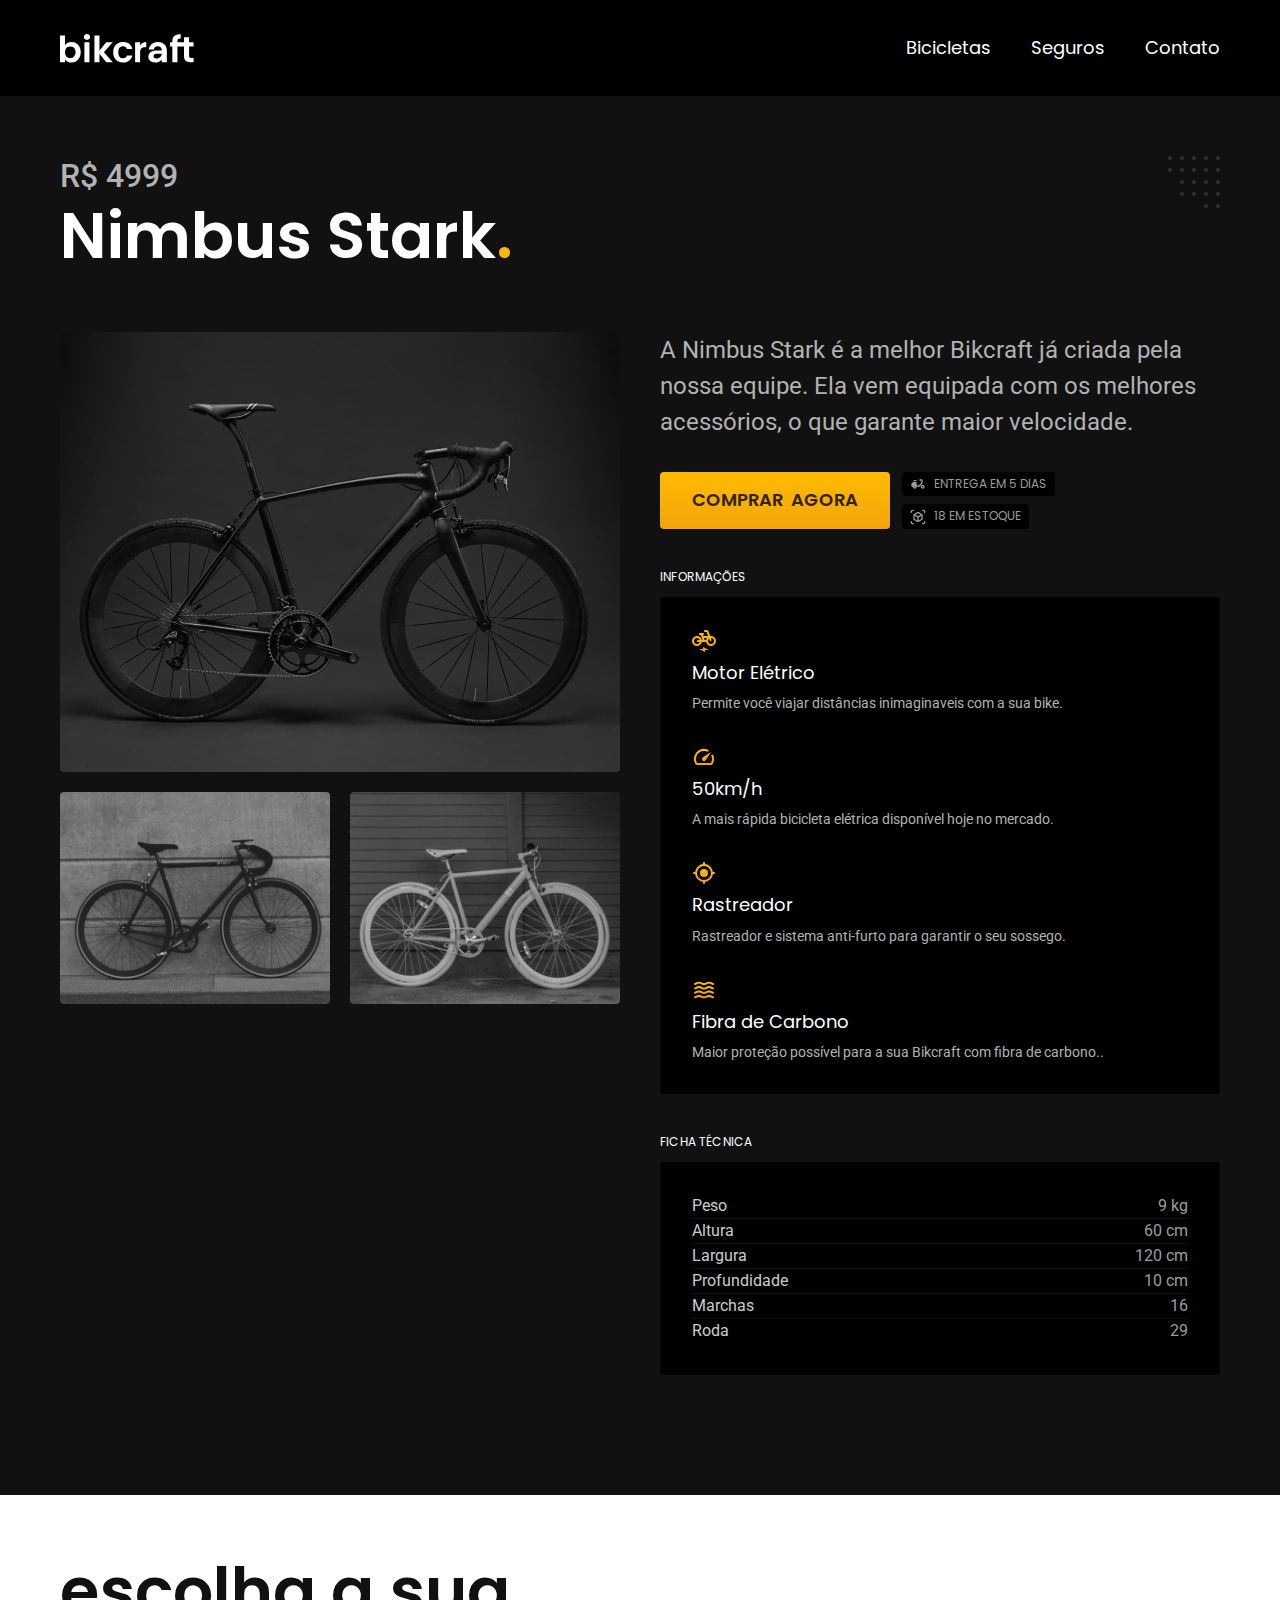
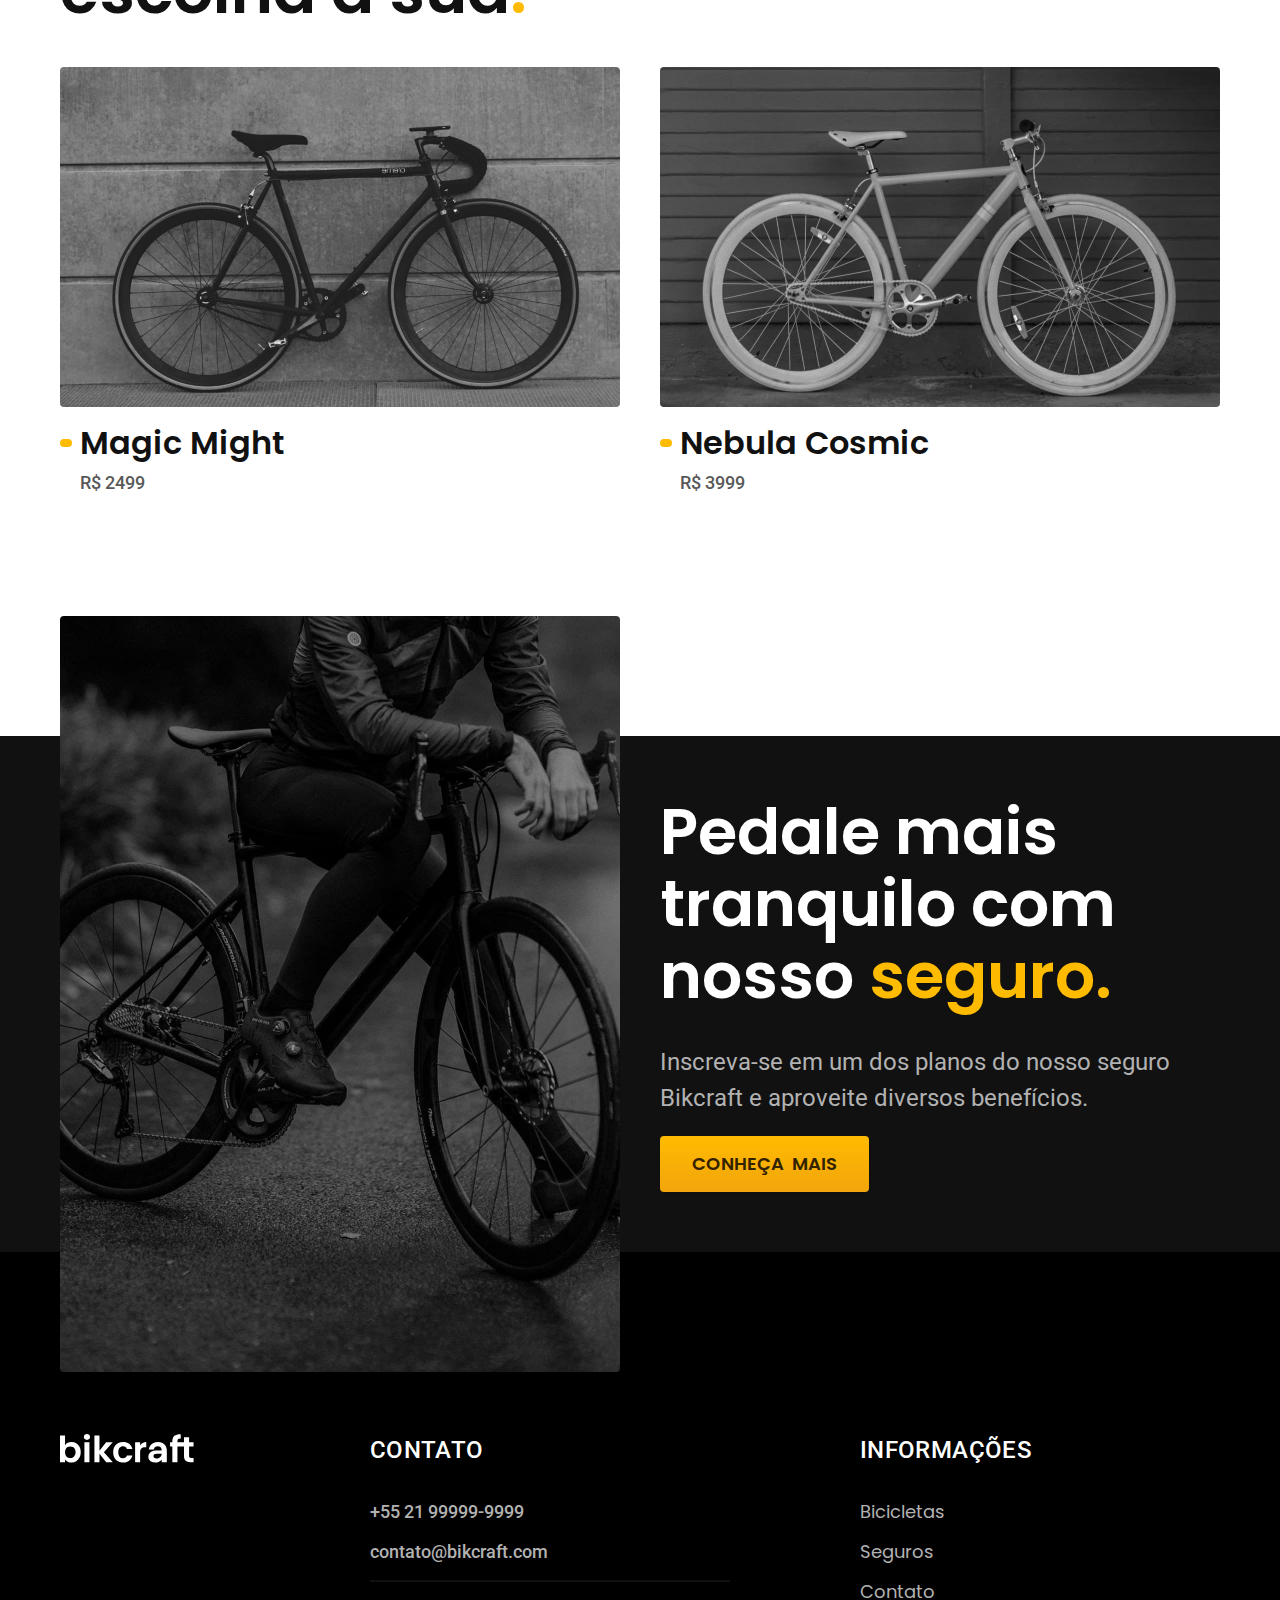
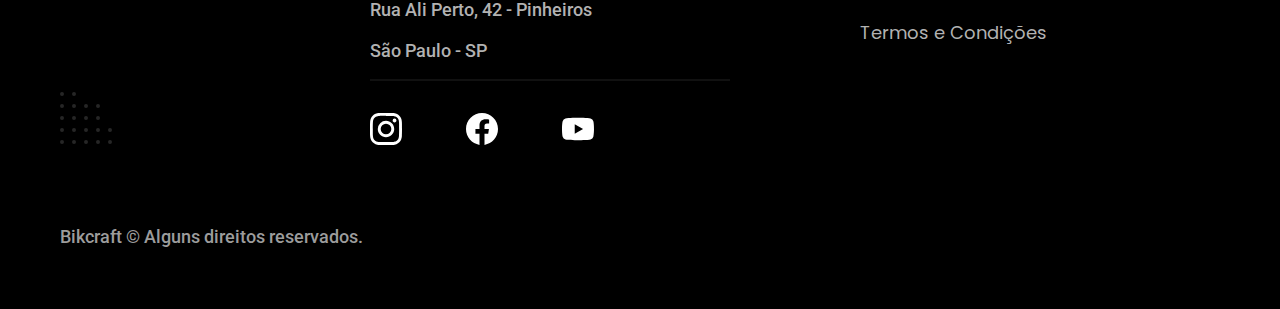
<file: bicicletas/nimbus.html>
<!DOCTYPE html>
<html lang="pt-br">

<head>
  <meta charset="UTF-8">
  <meta name="viewport" content="width=device-width, initial-scale=1.0">
  <meta name="description" content="Termos e condições Bikcraft">
  <link rel="stylesheet" href="../css/style.min.css">
  <link rel="icon" href="../favicon.svg" type="image/svg+xml">
  <link rel="preconnect" href="https://fonts.googleapis.com">
  <link rel="preconnect" href="https://fonts.gstatic.com" crossorigin>
  <link href="https://fonts.googleapis.com/css2?family=Poppins:wght@400;600&family=Merriweather:ital,wght@1,900&family=Roboto:wght@400;500&display=swap" rel="stylesheet">

  <title>Nimbus | Bikcraft - Bicicletas Elétricas</title>
  <script> document.documentElement.classList.add("js")</script>
</head>

<body id="bicicleta">
  <header class="header-bg">
    <div class="header container">
      <a href="../"><img src="../img/bikcraft.svg" alt="Logo Bikcraft"></a>
      <nav aria-label="primaria">
        <ul class="header-menu cor-0 font-1-m">
          <li><a href="../bicicletas.html">Bicicletas</a></li>
          <li><a href="../seguros.html">Seguros</a></li>
          <li><a href="../contato.html">Contato</a></li>
        </ul>
    </div>
    </nav>
  </header>
  <main class="titulo-bg">
    <div class="titulo container">
      <p class="font-2-xl cor-5">R$ 4999</p>
      <h1 class="font-1-xxl cor-0">Nimbus Stark<span class="cor-p1">.</span></h1>
    </div>
    <div class="bicicleta container">
      <div class="bicicleta-imagens">
        <img src="../img/bicicleta/nimbus1.jpg" alt="Bicicleta preta">
        <img src="../img/bicicleta/nimbus2.jpg" alt="Bicicleta preta">
        <img src="../img/bicicleta/nimbus3.jpg" alt="Bicicleta preta">
      </div>
      <div class="bicicleta-conteudo">
        <p class="font-2-l cor-5">A Nimbus Stark é a melhor Bikcraft já criada pela nossa equipe. Ela vem equipada com os melhores acessórios, o que garante maior velocidade.</p>
        <div class="bicicleta-comprar">
          <a class="botao" href="../orcamento.html?tipo=bikcraft&produto=nimbus">Comprar Agora</a>
          <span class="font-1-xs cor-6"><img src="../img/icones/entrega.svg" alt=""> entrega em 5 dias</span>
          <span class="font-1-xs cor-6"><img src="../img/icones/estoque.svg" alt=""> 18 em estoque</span>
        </div>
        <h2 class="font-1-xs cor-0">Informações</h2>
        <ul class="bicicleta-informacoes">
          <li>
            <img src="../img/icones/eletrica.svg" alt="">
            <h3 class="font-1-m cor-0">Motor Elétrico</h3>
            <p class="font-2-xs cor-5">Permite você viajar distâncias inimaginaveis com a sua bike.</p>
          </li>
          <li>
            <img src="../img/icones/velocidade.svg" alt="">
            <h3 class="font-1-m cor-0">50km/h</h3>
            <p class="font-2-xs cor-5">A mais rápida bicicleta elétrica disponível hoje no mercado.</p>
          </li>
          <li>
            <img src="../img/icones/rastreador.svg" alt="">
            <h3 class="font-1-m cor-0">Rastreador</h3>
            <p class="font-2-xs cor-5">Rastreador e sistema anti-furto para garantir o seu sossego.</p>
          </li>
          <li>
            <img src="../img/icones/carbono.svg" alt="">
            <h3 class="font-1-m cor-0">Fibra de Carbono</h3>
            <p class="font-2-xs cor-5">Maior proteção possível para a sua Bikcraft com fibra de carbono..</p>
          </li>
        </ul>
        <h2 class="font-1-xs cor-0">Ficha Técnica</h2>
        <ul class="bicicleta-ficha font-2-s cor-4">
          <li>Peso <span>9 kg</span></li>
          <li>Altura <span>60 cm</span></li>
          <li>Largura <span>120 cm</span></li>
          <li>Profundidade <span>10 cm</span></li>
          <li>Marchas <span>16</span></li>
          <li>Roda <span>29</span></li>
        </ul>
      </div>
    </div>
  </main>
  <article class="bicicletas-lista container">
    <h2 class="font-1-xxl">escolha a sua<span class="cor-p1">.</span></h2>
    <ul>
      <li>
        <a href="./magic.html">
          <img src="../img/bicicletas/magic.jpg" alt="Bicicleta preta fosca">
          <h3 class="font-1-xl">Magic Might</h3>
          <span class="font-2-m cor-8">R$ 2499</span>
        </a>
      </li>
      <li>
        <a href="./nebula.html">
          <img src="../img/bicicletas/nebula.jpg" alt="Bicicleta branca">
          <h3 class="font-1-xl">Nebula Cosmic</h3>
          <span class="font-2-m cor-8">R$ 3999</span>
        </a>
      </li>
    </ul>
  </article>
  <article class="seguro-bg">
    <div class="seguro container">
      <div class="seguro-imagem">
        <img src="../img/fotos/seguros.jpg" alt="Pessoa em cima de uma Bikcraft">
      </div>
      <div class="seguro-conteudo">
        <h2 class="font-1-xxl cor-0">Pedale mais tranquilo com nosso <span class="cor-p1">seguro.</span></h2>
        <p class="font-2-l cor-5">Inscreva-se em um dos planos do nosso seguro Bikcraft e aproveite diversos benefícios.</p>
        <a class="botao" href="../seguros.html">Conheça Mais</a>
      </div>
    </div>
  </article>
  <footer class="footer-bg">
    <div class="footer container">
      <img src="../img/bikcraft.svg" alt="Logo Bikcraft">
      <div class="footer-contato">
        <h3 class="font-2-l-b cor-0">Contato</h3>
        <ul class="font-2-m cor-5">
          <li><a href="tel:+5521999999999">+55 21 99999-9999</a></li>
          <li><a href="mailto:contato@bikcraft.com">contato@bikcraft.com</a></li>
          <li>Rua Ali Perto, 42 - Pinheiros</li>
          <li>São Paulo - SP</li>
        </ul>
        <div class="footer-redes">
          <a href="./"><img src="../img/redes/instagram.svg" alt="Instagram"></a>
          <a href="./"><img src="../img/redes/facebook.svg" alt="Facebook"></a>
          <a href="./"><img src="../img/redes/youtube.svg" alt="Youtube"></a>
        </div>
      </div>
      <div class="footer-informacoes">
        <h3 class="font-2-l-b cor-0">Informações</h3>
        <nav>
          <ul class="font-1-m cor-5">
            <li><a href="../bicicletas.html">Bicicletas</a></li>
            <li><a href="../seguros.html">Seguros</a></li>
            <li><a href="../contato.html">Contato</a></li>
            <li><a href="../termos.html">Termos e Condições</a></li>
          </ul>
        </nav>
      </div>
      <p class="footer-copy font-2-m cor-6">Bikcraft © Alguns direitos reservados.</p>
    </div>
  </footer>
  <script src="./../js/script.js"></script>
</body>

</html>
</file>
<file: css/style.min.css>
body{margin:0;font-family:Arial,Helvetica,sans-serif;color:var(--cor-11)}ul{margin:0;padding:0;list-style:none}a{text-decoration:none;color:inherit}img{max-width:100%;height:auto;display:block}div>img[src$=".jpg"],img[src$=".jpg"]{border-radius:4px}blockquote,dd,h1,h2,h3,h4,p{margin:0}::-webkit-scrollbar{background-color:var(--cor-10);width:10px;height:10px}::-webkit-scrollbar-thumb{background-color:var(--cor-0);border-radius:4px}.font-1-xs{font:400 0.75rem/1.35 Poppins,sans-serif}.font-2-xs{font:400 0.875rem/1.43 Roboto,sans-serif}.font-1-s{font:400 1rem/1.5 Poppins,sans-serif}.font-2-s{font:400 1rem/1.5 Roboto,sans-serif}.font-1-m,.font-1-m-b{font:400 1.125rem/1.35 Poppins,sans-serif}.font-1-m-b{font-weight:600}.font-2-m{font:500 1.125rem/1.35 Roboto,sans-serif}.font-1-l,.font-1-l-b{font:400 1.5rem/1.5 Poppins,sans-serif}.font-1-l-b{font-weight:600}.font-2-l,.font-2-l-b{font:400 1.5rem/1.5 Roboto,sans-serif}.font-2-l-b{font-weight:500;letter-spacing:.015em;text-transform:uppercase}.font-1-xl{font:600 2rem/1.25 Poppins,sans-serif}.font-2-xl{font:500 2rem/1.25 Roboto,sans-serif}.font-1-xxl{font:600 4rem/1.125 Poppins,sans-serif}@media (max-width:1200px){.cont-1-xxl{font-size:3rem}.font-2-l,.font-2-l-b{font-size:1.125rem}}@media (max-width:800px){.font-1-xxl{font-size:2rem}.font-1-xl,.font-2-xl{font-size:1.5rem}}@media (max-width:600px){.font-1-xxl{font-size:1.75rem}}:root{--cor-0:#ffffff;--cor-1:#f7f7f7;--cor-2:#ededed;--cor-3:#dedede;--cor-4:#CCCCCC;--cor-5:#b2b2b2;--cor-6:#9c9c9c;--cor-7:#717171;--cor-8:#595959;--cor-9:#404040;--cor-10:#2e2e2e;--cor-11:#111111;--cor-12:#000000;--cor-p1:#ffbb00;--cor-p2:#e4a30b;--cor-p3:#a66f00;--cor-p4:#664400;--cor-p5:#332200;--sombra:0 1px 2px rgba(0, 0, 0, 0.1)}.cor-0{color:var(--cor-0)}.cor-1{color:var(--cor-1)}.cor-2{color:var(--cor-2)}.cor-3{color:var(--cor-3)}.cor-4{color:var(--cor-4)}.cor-5{color:var(--cor-5)}.cor-6{color:var(--cor-6)}.cor-7{color:var(--cor-7)}.cor-8{color:var(--cor-8)}.cor-9{color:var(--cor-9)}.cor-10{color:var(--cor-10)}.cor-11{color:var(--cor-11)}.cor-12{color:var(--cor-12)}.cor-p1{color:var(--cor-p1)}.cor-p2{color:var(--cor-p2)}.cor-p3{color:var(--cor-p3)}.cor-p4{color:var(--cor-p4)}.cor-p5{color:var(--cor-p5)}.header-bg{background-color:var(--cor-12)}.header{display:flex;flex-wrap:wrap;gap:20px;justify-content:space-between;align-items:center;padding-top:20px;padding-bottom:20px}.header-menu{display:flex;flex-wrap:wrap;justify-content:center;gap:40px}.header-menu a{padding:16px 0;display:inline-block;position:relative}.header-menu a:after{content:"";display:block;height:2px;width:0%;background-color:var(--cor-0);margin-top:4px;transition:.3s;position:absolute}.header-menu a.ativo::after,.header-menu a:hover:after{width:100%}@media (max-width:800px){.header{justify-content:center}.header-menu{gap:20px}.header-menu a{background:var(--cor-11);padding:12px 16px;border-radius:4px}.header-menu a:hover{background:var(--cor-10)}.header-menu a:after{display:none}}@media (max-width:600px){.header-menu{gap:12px}.header-menu a{padding:8px 12px;font-size:14px}}.footer-bg{background-color:var(--cor-12)}.footer{display:grid;grid-template-columns:3fr 5fr 4fr;gap:40px;padding:60px 0;background:url("../img/dec/top-right.svg") no-repeat bottom 165px left 20px}.footer h3{margin-bottom:32px}.footer-contato ul{margin-bottom:32px}.footer-contato li:nth-child(2n):after{content:"";display:block;max-width:360px;height:2px;background:var(--cor-11);margin-top:16px}.footer-contato li:first-child:after{margin-bottom:16px}.footer li{margin-bottom:16px}.footer-redes{display:flex;gap:64px}.footer a:hover{color:var(--cor-0)}.footer-copy{grid-column:1/-1;margin-top:40px}@media (max-width:800px){.footer{grid-template-columns:1fr 1fr;padding-bottom:40px;background:url("../img/dec/top-left-p.svg") no-repeat bottom 165px right 20px}.footer img{grid-column:1/-1}.footer-contato ul{margin-bottom:0}.footer-copy{margin-top:0}}@media (max-width:600px){.footer{grid-template-columns:1fr;padding-top:40px;gap:20px}.footer li{margin-bottom:0}.footer h3{margin-bottom:16px}.footer-contato{display:grid;grid-template-columns:1fr 1fr}.footer-redes{grid-column:2;display:grid;grid-row:1/-3;align-items:center;gap:0;justify-items:center;margin-left:60px}.footer-contato ul{grid-column:1}.footer-informacoes ul{display:flex;flex-wrap:wrap;gap:16px}.footer-informacoes li{flex:1 1 200px;text-align:start;margin-bottom:0}}.container{box-sizing:border-box;max-width:1200px;padding-left:20px;padding-right:20px;margin-left:auto;margin-right:auto}.botao{display:inline-block;padding:16px 32px;background:linear-gradient(#fb0,#f2a50c);border-radius:4px;box-shadow:0 1px 2px rgba(0,0,0,.1);text-transform:uppercase;color:var(--cor-p5);word-spacing:0.25rem;font:600 1.125rem/1.35 Poppins,sans-serif;max-width:max-content;border:none;cursor:pointer}.botao:hover{background:linear-gradient(#ffb60d,#e59317)}.botao.secundario{background:var(--cor-10);color:var(--cor-2)}.botao.seta{display:flex;align-items:center;position:relative}.botao.seta::after{content:"";display:inline-block;width:18px;height:10px;margin-left:12px;background:url("../img/icones/seta.svg")}.botao.seta:hover::after{transform:translateX(4px);transition:.3s}.botao.secundario:hover{background-color:var(--cor-9)}@media (max-width:600px){.botao{padding:12px 16px;font-size:1rem}}.link{display:inline-block;color:var(--cor-p1);font:500 1.5rem/1.5 Poppins,sans-serif;text-transform:uppercase;position:relative}.link::after{content:"";display:block;height:2px;width:0%;background-color:var(--cor-0);margin-top:4px;transition:.3s;position:absolute}.link:hover:after{width:100%}.link:hover{color:var(--cor-0);transition:.2s}.titulo-bg{background-color:var(--cor-11);padding-top:60px;padding-bottom:60px}.titulo{background:url("../img/dec/bottom-left.svg") no-repeat top right 20px}.titulo p{margin-bottom:4px}@media (max-width:800px){.titulo-bg{padding-top:40px;padding-bottom:40px}.titulo p{font-size:.875rem;font-weight:400}#orcamento .titulo{background:0 0}}.form{display:grid;grid-template-columns:1fr 1fr;gap:20px}.form label{display:block;font:400 1rem/1.5 Poppins,sans-serif;margin-bottom:4px}.form .col-2{grid-column:span 2}.form input[type=email],.form input[type=tel],.form input[type=text],.form textarea{font:400 1rem/1.5 Roboto,sans-serif;background:var(--cor-1);border:1px solid var(--cor-2);padding:12px;border-radius:4px;width:100%;box-sizing:border-box}.form input[type=email]:focus,.form input[type=tel]:focus,.form input[type=text]:focus,.form textarea:focus{outline:0;border-color:var(--cor-p1);background:var(--cor-0);box-shadow:0 0 0 2px #fea}@media (max-width:600px){.form{grid-template-columns:1fr}.form .col-2{grid-column:1}}.js .fadeInDown{transform:translate3d(0,-20px,0)}.js .fadeInUp{transform:translate3d(0,20px,0)}.js .fadeInRight{transform:translate3d(20px,0,0)}.js .fadeInLeft{transform:translate3d(-20px,0,0)}.js [data-anime]{opacity:0}.js .anime{opacity:1;transform:none;transition:transform .8s,opacity .8s}.introducao-bg{background:var(--cor-12) url("../img/dec/bottom-left.svg") no-repeat bottom 135px left 15px;box-shadow:inset 0 -120px var(--cor-0)}.introducao{display:grid;grid-template-columns:1fr 1fr;gap:0 40px}.introducao-conteudo{align-self:end;padding-bottom:200px}.introducao img{object-fit:cover;height:100%}.introducao h1{margin-bottom:32px}.introducao p{margin-bottom:20px}@media (max-width:800px){.introducao-bg{background:var(--cor-11);padding-top:40px;box-shadow:inset 0 -60px var(--cor-0)}.introducao{grid-template-columns:1fr;gap:32px}.introducao h1{margin-bottom:1rem}.introducao img{width:100%;height:300px}.introducao-conteudo{padding-bottom:0}}.tecnologia-bg{background-color:var(--cor-11);box-shadow:inset 0 80px var(--cor-0),inset 0 -80px var(--cor-0)}.tecnologia{display:grid;grid-template-columns:1fr 1fr;gap:40px}.tecnologia-imagem img{width:100%;height:100%;object-fit:cover;object-position:left}.tecnologia-conteudo{padding-top:160px;padding-bottom:160px}.tecnologia-conteudo>span{display:block;margin-bottom:20px}.tecnologia-conteudo h2{margin-bottom:32px}.tecnologia-conteudo>p{margin-bottom:20px}.tecnologia-conteudo>a{margin-bottom:80px}.tecnologia-vantagens{display:flex;gap:40px}.tecnologia-vantagens h3{margin-bottom:8px}.tecnologia-vantagens img{width:24px;margin-bottom:8px}@media (max-width:800px){.tecnologia-bg{box-shadow:initial}.tecnologia{grid-template-columns:1fr;justify-items:center}.tecnologia-conteudo{padding-top:60px;padding-bottom:60px}.tecnologia-imagem{display:none}.tecnologia-conteudo>a{margin-bottom:60px}}@media (max-width:600px){.tecnologia-vantagens{flex-direction:column}}.parceiros{padding-top:60px;padding-bottom:120px}.parceiros h2{margin-bottom:60px}.parceiros ul{padding:0 20px;max-width:1400px;display:grid;grid-template-columns:repeat(4,1fr);margin:0 auto}.parceiros li{display:flex;padding:32px;border-left:2px solid var(--cor-2)}.parceiros img{margin:auto}.parceiros li:first-child,.parceiros li:nth-child(5){border-left:none}.parceiros li:nth-child(n+5){border-top:2px solid var(--cor-2)}@media (max-width:800px){.parceiros{padding-top:40px;padding-bottom:40px}.parceiros h2{margin-bottom:20px}.parceiros ul{grid-template-columns:repeat(2,1fr)}.parceiros li:nth-child(n+3){border-top:2px solid var(--cor-2)}.parceiros li:nth-child(odd){border-left:none}.parceiros li{padding:16px}}.depoimento-bg{background-color:var(--cor-p1)}.depoimento{display:grid;grid-template-columns:1fr 1fr;background-color:var(--cor-p1);max-width:1600px;margin-left:auto;margin-right:auto}.depoimento img{border-radius:0!important;width:100%;height:100%;object-fit:cover}.depoimento-conteudo{background:url("../img/dec/bottom-right-p.svg") no-repeat bottom 40px right 40px;padding:40px 40px 80px 80px;align-self:end}.depoimento-conteudo p{max-width:32ch;font-family:Merriweather,serif;font-style:italic;font-weight:900;margin-bottom:32px;position:relative}.depoimento p::after,.depoimento p::before{position:absolute;font-size:5rem;color:var(--cor-p2)}.depoimento p::before{content:'“';left:-50px;top:-20px}.depoimento p::after{content:'”';bottom:-60px}@media (min-width:1200px){.depoimento img{max-height:520px}}@media (max-width:800px){.depoimento{grid-template-columns:1fr;text-align:center}.depoimento p{max-width:40ch}.depoimento-conteudo{padding:50px;justify-self:center}.depoimento img{max-height:200px}}.bicicletas-lista{padding-top:60px;padding-bottom:120px}.bicicletas-lista h2{margin-bottom:40px}.bicicletas-lista ul{display:flex;gap:40px;padding:0 20px 20px 20px;max-width:1400px;margin-left:auto;margin-right:auto;overflow-x:auto}#bicicleta .bicicletas-lista ul{padding:0}.bicicletas-lista li{min-width:280px}.bicicletas-lista a{display:block}.bicicletas-lista img{margin-bottom:16px}.bicicletas-lista h3{margin-bottom:8px;display:flex;align-items:center}.bicicletas-lista h3::before{content:"";background-color:var(--cor-p1);width:12px;height:8px;display:inline-block;margin-right:8px;border-radius:4px;transition:width .2s}.bicicletas-lista a:hover h3::before{width:24px}.bicicletas-lista li span{padding-left:20px}@media (max-width:800px){.bicicletas-lista{padding-bottom:60px}.bicicletas-lista ul{gap:20px}}.bicicletas-bg{background:linear-gradient(to right,var(--cor-0) 30%,var(--cor-11) 30%)}.bicicletas{display:grid;grid-template-columns:1.5fr 1fr;gap:40px;padding-top:60px;padding-bottom:60px;background:url("../img/dec/top-right.svg") no-repeat bottom 60px right 410px}.bicicletas-imagem img{object-fit:cover;height:100%}.bicicletas-imagem{position:relative}.bicicletas-imagem span{display:inline-block;background:var(--cor-12);padding:8px 16px 8px 8px;position:absolute;top:20px;right:0;border-radius:4px 0 0 4px}.bicicletas-conteudo{display:grid;grid-template-columns:1fr auto;align-content:start}.bicicletas h2,.bicicletas p{grid-column:1/-1}.bicicletas h2{margin-bottom:20px}.bicicletas h2::before{content:"";display:block;width:12px;height:8px;background-color:var(--cor-p1);border-radius:4px 0}.bicicletas p{margin-bottom:32px}.bicicletas a{place-self:end}.bicicletas li{display:flex;align-items:center;gap:8px}.bicicletas ul{display:grid;gap:16px}.bicicletas-conteudo img{width:24px}@media (max-width:950px){.bicicletas{grid-template-columns:1fr;gap:20px;padding-top:40px;padding-bottom:40px}.bicicletas-bg{background:var(--cor-11)}}@media (max-width:600px){.bicicletas-conteudo{grid-template-columns:1fr}.bicicletas ul{margin-bottom:32px;grid-template-columns:1fr 1fr}.bicicletas a{place-self:start}}.bicicleta{display:grid;grid-template-columns:1fr 1fr;align-items:start;gap:40px;padding-top:60px;padding-bottom:60px}.bicicleta-imagens{display:flex;flex-wrap:wrap;gap:20px}.bicicleta-imagens img{flex:1;min-width:170px}.bicicleta-imagens img:first-child{min-width:100%}.bicicleta-conteudo>p{margin-bottom:32px}.bicicleta-comprar{display:grid;grid-template-columns:max-content auto;align-items:center;justify-items:start;gap:8px 12px;margin-bottom:40px}.bicicleta-comprar .botao{grid-row:1/-3}.bicicleta-comprar span{display:flex;align-items:center;background-color:var(--cor-12);padding:4px 8px;border-radius:4px;gap:8px;text-transform:uppercase}.bicicleta-conteudo h2{text-transform:uppercase;letter-spacing:.015em;margin-bottom:12px}.bicicleta-ficha,.bicicleta-informacoes{padding:32px;background-color:var(--cor-12);border-radius:4px}.bicicleta-informacoes{margin-bottom:40px;display:grid;grid-template-columns:repeat(auto-fit,minmax(235px,max-content));gap:32px}.bicicleta-informacoes img{width:24px;margin-bottom:8px}.bicicleta-informacoes h3{margin-bottom:8px}.bicicleta-ficha li{pad:4px 0px;display:flex;justify-content:space-between;border-bottom:1px solid var(--cor-11)}.bicicleta-ficha li:last-child{border:none}.bicicleta-ficha span{color:var(--cor-6)}@media (max-width:800px){.bicicleta{grid-template-columns:1fr;padding-top:40px;padding-bottom:40px}}@media (max-width:400px){.bicicleta-comprar{grid-template-columns:1fr 1fr}.bicicleta-informacoes{grid-template-columns:repeat(auto-fit,minmax(150px,max-content))}.bicicleta-imagens img,.bicicleta-imagens img:first-child{min-width:500px}.bicicleta-imagens img,.bicicleta-imagens img:first-child{min-width:280px}}.seguro-bg{background-color:var(--cor-11);box-shadow:inset 0 120px var(--cor-0),inset 0 -120px var(--cor-12)}.seguro{display:grid;grid-template-columns:1fr 1fr;gap:40px}.seguro-imagem img{width:100%;height:100%;object-fit:cover}.seguro-conteudo{padding-top:180px;padding-bottom:180px}.seguro-conteudo h2{margin-bottom:32px}.seguro-conteudo p{margin-bottom:20px}@media (max-width:800px){.seguro{grid-template-columns:1fr}.seguro-imagem img{height:300px}.seguro-conteudo{padding-top:40px;padding-bottom:0;grid-row:1}.seguro-bg{box-shadow:inset 0 0 var(--cor-0),inset 0 -120px var(--cor-12)}}.seguros-bg{background-color:var(--cor-11)}.seguros{padding-top:60px;padding-bottom:60px;display:grid;grid-template-columns:1fr 1fr;gap:40px;align-items:center}#seguros .seguros{padding-top:0}.seguros h2{grid-column:1/-1}.seguros-item{background-color:var(--cor-12);padding:32px 32px 32px 60px;display:grid;grid-template-columns:1fr auto;border-radius:4px}.seguros-item h3{margin-bottom:40px}.seguros-item span{grid-column:2;display:block;text-align:right}.seguros-item ul{grid-column:1/-1;margin-bottom:32px}.seguros-item li+li{margin-top:20px}.seguros-item li{display:flex;align-items:center;position:relative}.seguros-item li::before{content:"";display:inline-block;width:13px;height:9px;background-image:url("../img/icones/lista.svg");position:absolute;left:-21px}.seguros-item a{grid-column:1/-1}@media (max-width:800px){.seguros{grid-template-columns:1fr}}.vantagens-bg{background-color:var(--cor-12)}.vantagens{padding-top:120px;padding-bottom:120px}.vantagens h2{margin-bottom:60px}.vantagens ul{display:grid;grid-template-columns:repeat(auto-fit,minmax(260px,max-content));gap:40px 60px}.vantagens h3,.vantagens img{margin-bottom:8px}@media (max-width:800px){.vantagens{padding-top:60px;padding-bottom:60px}.vantagens h2{margin-bottom:40px}.vantagens ul{gap:20px}}.perguntas{padding-top:120px;padding-bottom:120px}.perguntas h2{margin-bottom:60px}.perguntas dl>div{padding:20px;border-radius:4px}.perguntas dl>div:nth-child(odd){background-color:var(--cor-1)}.perguntas button{display:grid;grid-template-columns:auto 1fr auto;align-items:center;gap:8px;cursor:pointer;width:100%;text-align:left;border:none;background:0 0}.perguntas button::before{content:"";display:inline-block;width:12px;height:8px;background-color:var(--cor-p1)}.perguntas button::after{content:"";display:inline-block;width:14px;height:6px;background:url("../img/icones/seta-abrir.svg");transition:.3s}.perguntas button:hover::after,.perguntas button[aria-expanded=true]::after{transform:rotate(180deg)}.js .perguntas dd.ativo{display:block}.js .perguntas dd{display:none}.perguntas dd{padding-left:20px;padding-top:16px;max-width:80ch}@media (max-width:800px){.perguntas{padding-top:60px;padding-bottom:60px}.perguntas h2{margin-bottom:40px}}.perguntas-conteudo label{display:grid;grid-template-columns:auto 1fr auto;align-items:center;cursor:pointer}.content{padding:30px 20px;border-radius:4px}.perguntas-conteudo label::before{content:"";display:inline-block;width:12px;height:8px;background-color:var(--cor-p1);margin-right:8px}.perguntas-conteudo label::after{content:"";display:inline-block;width:14px;height:6px;background:url("../img/icones/seta-abrir.svg");transition:.3s}.perguntas-conteudo>div:nth-child(odd){background-color:var(--cor-1)}.perguntas-conteudo input{max-width:max-content;opacity:0;position:absolute;pointer-events:none}.perguntas-conteudo input:checked+label:after{transform:rotate(180deg)}.perguntas-conteudo input:checked+label+.resposta-conteudo{transition:1s;display:block}.resposta-conteudo{display:none}.resposta-conteudo .texto-conteudo{color:var(--cor-9);margin-top:12px;margin-left:22px;max-width:80ch}#contato{background:linear-gradient(var(--cor-11) 35%,var(--cor-1) 0)}.contato{display:grid;grid-template-columns:5fr 7fr}.contato-dados,.contato-formulario{padding:60px;box-shadow:var(--sombra)}.contato-dados{background:var(--cor-12);border-radius:4px 0 0 4px;background:var(--cor-12) url("../img/dec/bottom-left.svg") no-repeat bottom 20px left 20px}.contato-formulario{background:var(--cor-0) url("../img/dec/bottom-right.svg") no-repeat bottom 20px right 20px;border-radius:0 4px 4px 0}.contato-dados h2{margin-bottom:60px}.contato-endereco{margin-bottom:32px;padding-left:32px;background:url("../img/icones/local.svg") no-repeat 0 2px}.contato-endereco p{margin-bottom:8px}.contato-meios a{display:block;max-width:max-content;margin-bottom:8px;padding-left:32px}.contato-meios a:hover{color:var(--cor-0)}.contato-meios :first-child{background:url("../img/icones/email.svg") no-repeat 0 2px}.contato-meios a:nth-child(2){margin-bottom:32px}.contato-meios :last-child{background:url("../img/icones/telefone.svg") no-repeat 0 2px;margin-bottom:32px}.contato-redes{display:flex;gap:32px;padding-left:32px}@media (max-width:800px){.contato{grid-template-columns:1fr;padding-top:0;padding-bottom:0}.contato-dados,.contato-formulario{padding:20px}.contato-dados{border-radius:4px 4px 0 0;background:var(--cor-12)}.contato-formulario{border-radius:0 0 4px 4px}.contato-dados h2,.contato-meios a:nth-child(3){margin-bottom:32px}.contato-redes{margin-bottom:12px}}.lojas{display:grid;grid-template-columns:1fr 1fr;gap:0 40px;padding-top:120px;padding-bottom:120px}.lojas h2{grid-column:1/-1;margin-bottom:60px}.lojas .lojas-item img{border-radius:4px 4px 0 0}.lojas-item{border-radius:4px;background-color:var(--cor-0);box-shadow:var(--sombra)}.lojas-conteudo{display:grid;grid-template-columns:1fr 1fr;gap:32px 16px;padding:32px}.lojas-conteudo h3,.lojas-tempo{grid-column:1/-1}.lojas-dados{display:grid;gap:8px;border-left:2px solid var(--cor-2);padding-left:12px}.lojas-tempo{display:flex;align-items:center;gap:8px}@media (max-width:800px){.lojas{gap:0 20px;padding-top:60px;padding-bottom:60px}.lojas h2{margin-bottom:32px}}@media (max-width:600px){.lojas{grid-template-columns:1fr;gap:20px 0}.lojas-conteudo{gap:16px 8px}}#orcamento{background:linear-gradient(var(--cor-11) 600px,var(--cor-1) 0)}.orcamento{display:grid;grid-template-columns:5fr 7fr;padding-bottom:120px}.orcamento h2{text-transform:uppercase;position:relative;display:flex;align-items:center}.orcamento h2::before{content:"";display:block;width:6px;height:4px;border-radius:2px;background-color:var(--cor-p1);position:absolute;left:-12px}.orcamento-dados,.orcamento-produto{padding:64px;box-shadow:var(--sombra)}.orcamento-produto{border-radius:4px 0 0 4px;background:var(--cor-12) url("../img/dec/bottom-left.svg") no-repeat bottom 20px left 20px;display:grid;grid-template-columns:1fr 1fr;align-content:start;gap:20px}.orcamento-produto>*{grid-column:1/-1}.orcamento-produto>label{grid-column:initial}.orcamento-produto input{max-width:max-content;opacity:0;position:absolute;pointer-events:none}.orcamento-produto label{font:500 1rem/1.5 Poppins,sans-serif;color:var(--cor-4);background-color:var(--cor-10);padding:12px 16px;border-radius:4px;cursor:pointer;display:grid;grid-template-columns:auto 1fr auto;align-items:center;border:1px solid var(--cor-10)}.orcamento-produto input:checked+label{background:var(--cor-0);color:var(--cor-11)}.orcamento-produto label::before{content:"";display:inline-block;box-sizing:border-box;width:12px;height:12px;border:1px solid var(--cor-6);border-radius:50%;margin-right:8px}.orcamento-produto input:checked+label::before{border-color:var(--cor-7);box-shadow:inset 0 0 0 2px var(--cor-0),inset 0 0 0 6px var(--cor-7)}.orcamento-produto label span{display:none}.orcamento-produto input:checked+label span{display:inline-block}.orcamento-produto label:hover{background-color:var(--cor-9);border-color:var(--cor-9)}.orcamento-produto input:focus+label{box-shadow:0 0 0 2px var(--cor-p1);border-color:var(--cor-12)}.orcamento-dados{border-radius:0 4px 4px 0;background:var(--cor-0) url("../img/dec/bottom-right.svg") no-repeat bottom 20px right 20px}.orcamento-conteudo{display:none}.orcamento-conteudo h2,.orcamento-dados h2:nth-of-type(n+2){margin-top:20px}#bikcraft:checked~#orcamento-bikcraft,#seguro:checked~#orcamento-seguro{display:grid;gap:20px}.orcamento-detalhes{display:none;background:var(--cor-0);padding:20px;grid-template-columns:1fr 1fr;border-radius:4px;align-items:center}.orcamento-detalhes li{display:flex;align-items:center;margin-bottom:8px}.orcamento-detalhes li img{width:24px;margin-right:8px}.orcamento-produto input:checked+label+.orcamento-detalhes{display:grid}.orcamento-termos{display:grid;grid-template-columns:auto 1fr;gap:16px;align-items:center}.orcamento-termos input{width:20px;height:20px}.orcamento-termos a{text-decoration:underline}@media (max-width:1200px){.orcamento-dados,.orcamento-produto{padding:32px}}@media (max-width:800px){.orcamento{grid-template-columns:1fr}.orcamento-produto{border-radius:4px 4px 0 0;background:var(--cor-12) url("../img/dec/bottom-left.svg") no-repeat top 20px right 20px}.orcamento-dados{border-radius:0 0 4px 4px}}@media (max-width:400px){.orcamento-produto{grid-template-columns:1fr}}.termos{padding-top:80px;padding-bottom:80px}.termos h2{margin-bottom:20px}.termos p{max-width:75ch;margin-bottom:24px}.termos p+h2{margin-top:40px}
</file>
